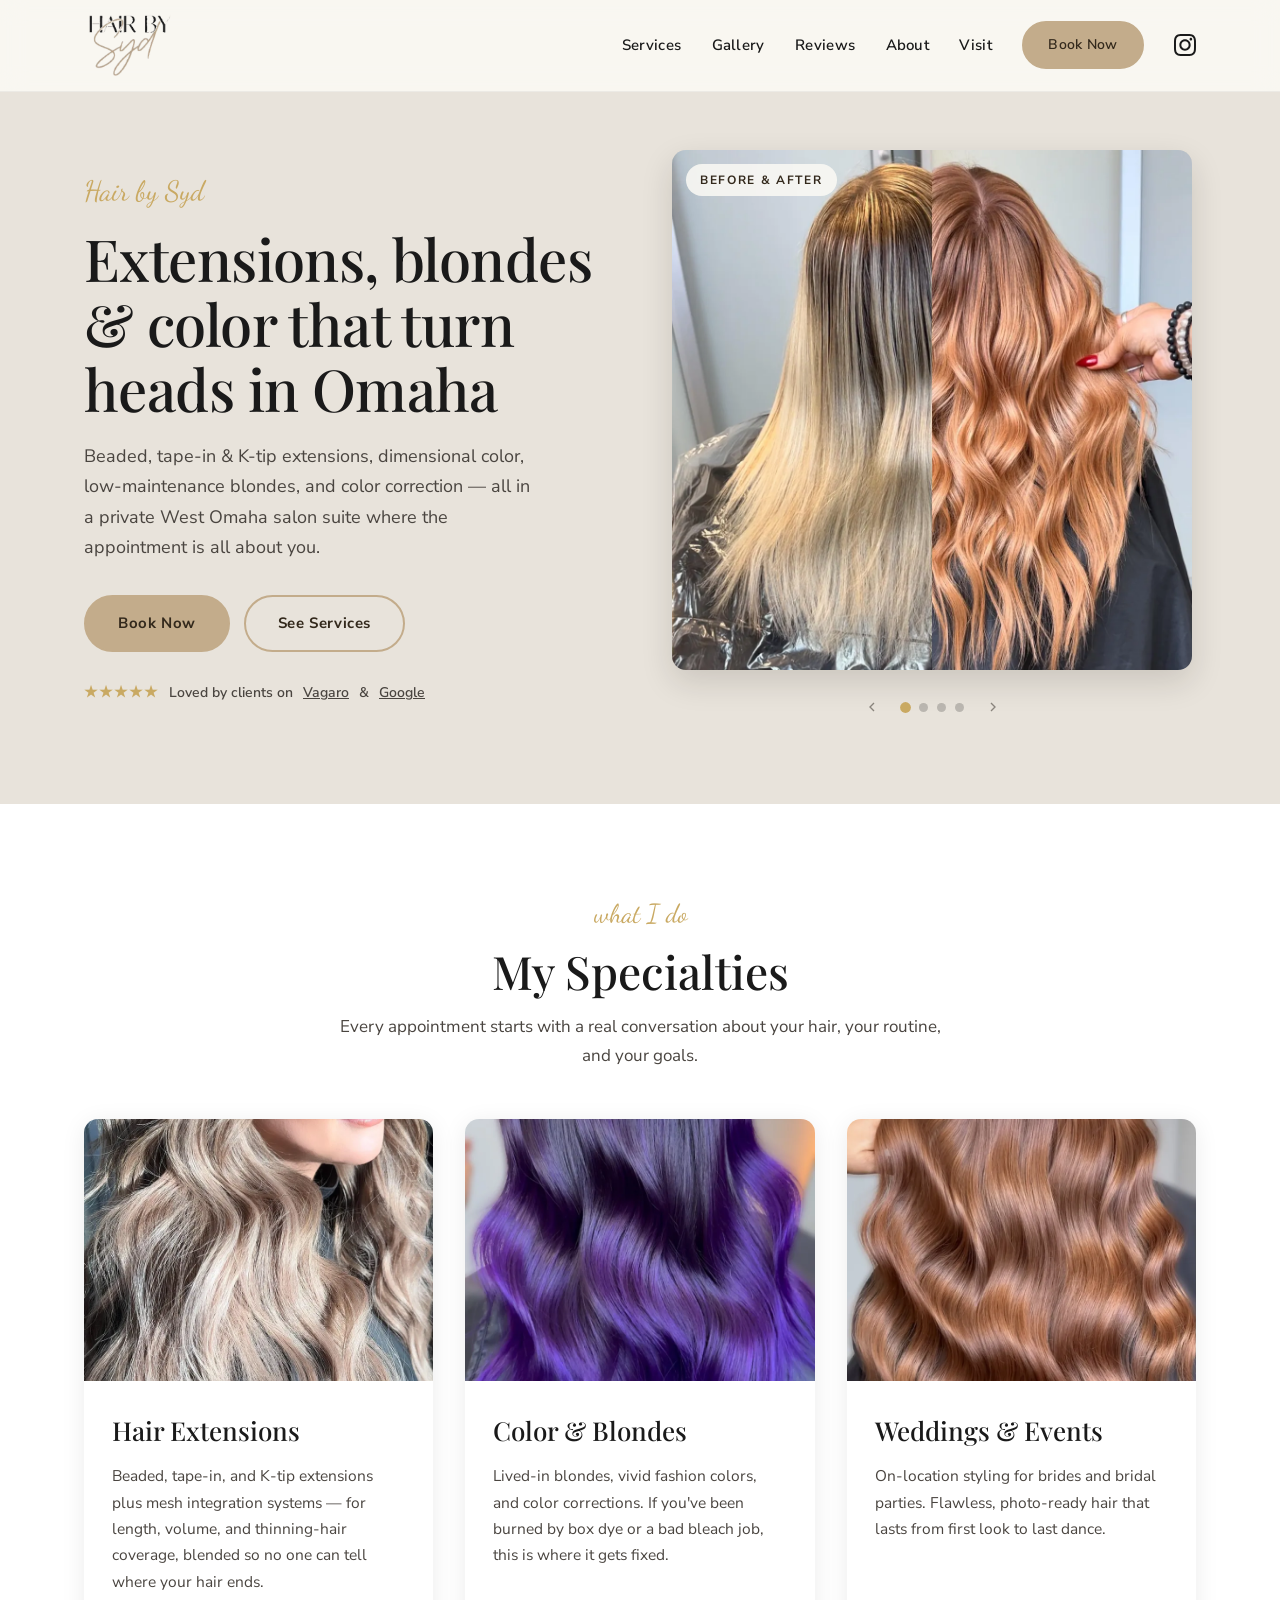
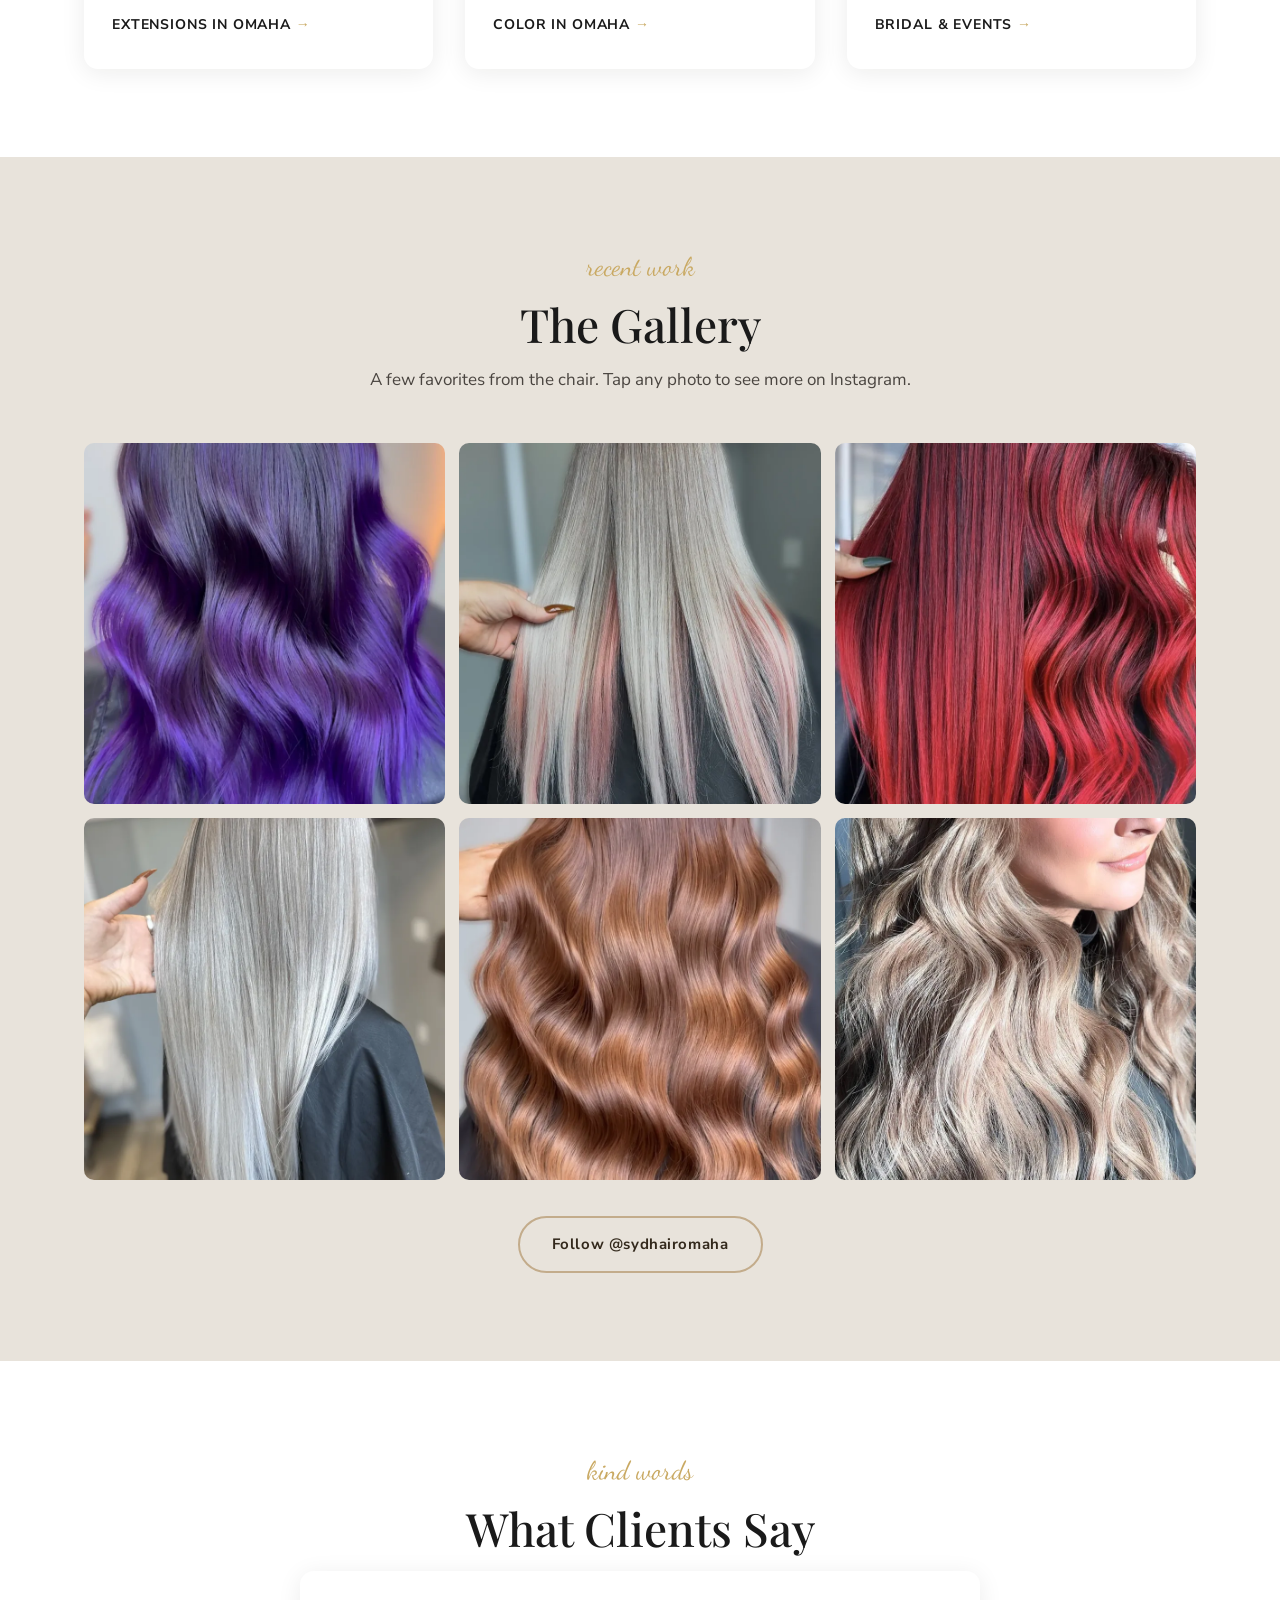
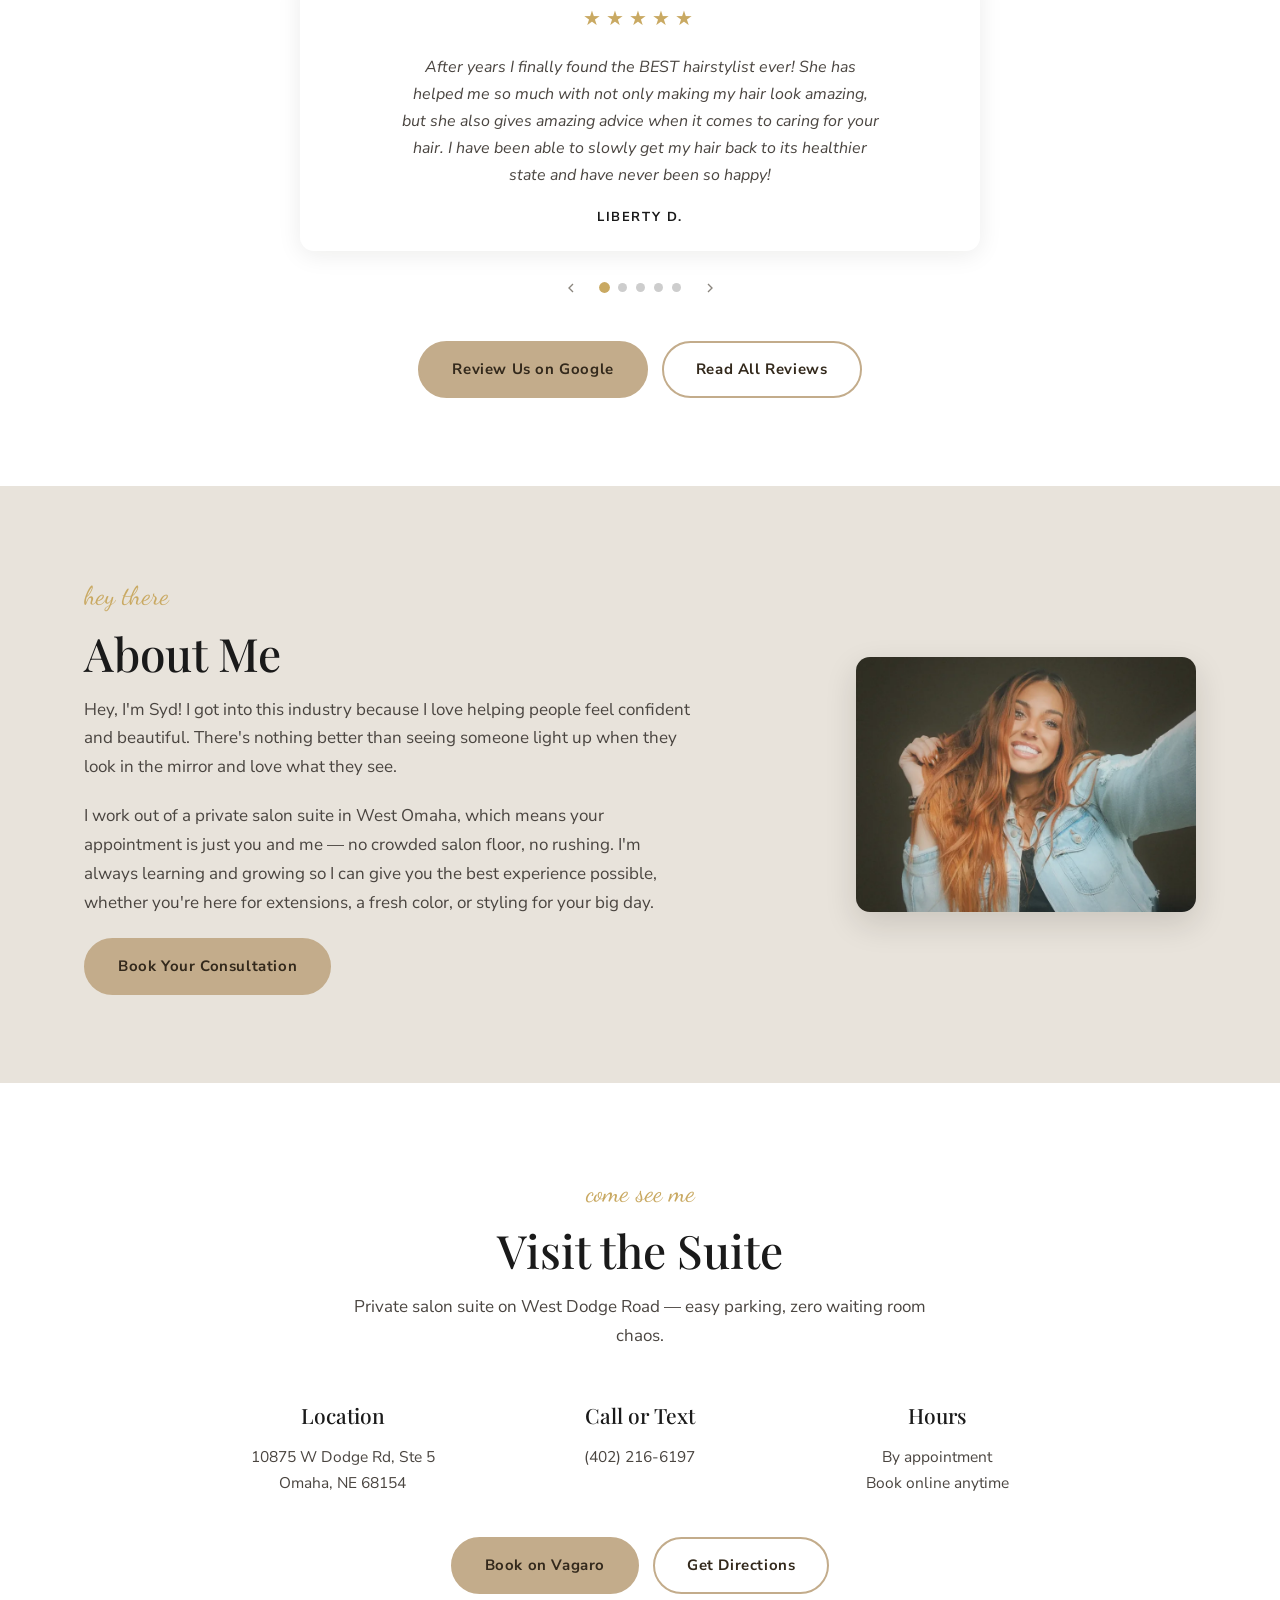
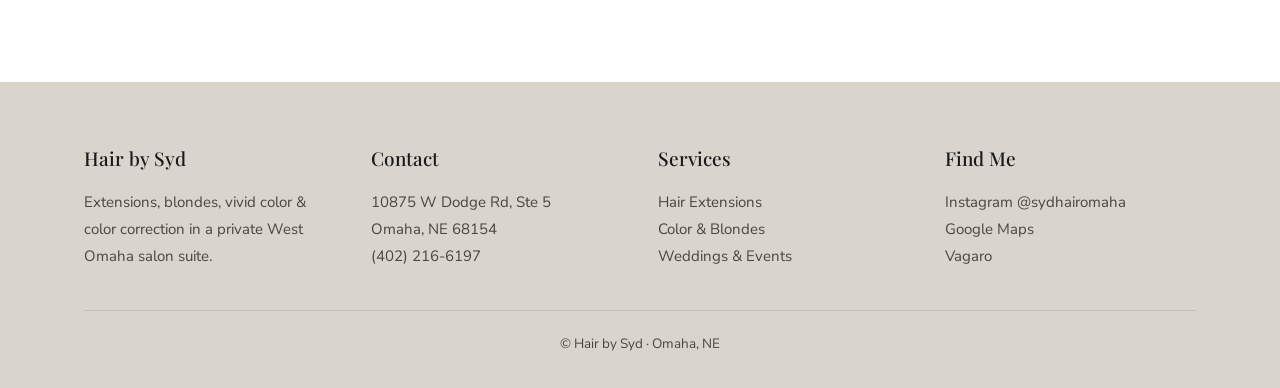
<file: index.html>
<!DOCTYPE html>
<html lang="en">
<head>
    <meta charset="UTF-8">
    <meta name="viewport" content="width=device-width, initial-scale=1.0">

    <!-- Google Site Verification -->
    <meta name="google-site-verification" content="sXsILxFDYKAY3S2TVZgURQtBnnP_RxItCivwL-P2JqU" />

    <!-- Primary SEO Tags -->
    <title>Hair Extensions & Color Salon in Omaha, NE | Hair by Syd</title>
    <meta name="description" content="Hair by Syd is a private-suite salon in West Omaha specializing in professional extensions, blondes, vivid color, and color correction. Book online or call (402) 216-6197.">

    <!-- Open Graph / Facebook -->
    <meta property="og:type" content="website">
    <meta property="og:url" content="https://hairbysyd.com/">
    <meta property="og:title" content="Hair by Syd — Extensions & Color Salon in Omaha, NE">
    <meta property="og:description" content="Premium extensions, blondes, vivid color, and color correction in a private West Omaha salon suite. Book online.">
    <meta property="og:image" content="https://hairbysyd.com/images/og-image.jpg">
    <meta property="og:image:width" content="1200">
    <meta property="og:image:height" content="630">
    <meta property="og:site_name" content="Hair by Syd">

    <!-- Twitter -->
    <meta name="twitter:card" content="summary_large_image">
    <meta name="twitter:title" content="Hair by Syd — Extensions & Color Salon in Omaha, NE">
    <meta name="twitter:description" content="Premium extensions, blondes, vivid color, and color correction in a private West Omaha salon suite.">
    <meta name="twitter:image" content="https://hairbysyd.com/images/og-image.jpg">

    <!-- Canonical URL -->
    <link rel="canonical" href="https://hairbysyd.com/">

    <!-- Favicon -->
    <link rel="icon" type="image/svg+xml" href="/images/favicon.svg">
    <link rel="icon" type="image/png" sizes="32x32" href="/images/favicon-32.png">
    <link rel="apple-touch-icon" sizes="180x180" href="/images/favicon-180.png">

    <!-- Preload first hero image for LCP -->
    <link rel="preload" as="image" href="/images/before-after-1.webp" type="image/webp">

    <!-- Structured Data -->
    <script type="application/ld+json">
    {
        "@context": "https://schema.org",
        "@type": "HairSalon",
        "@id": "https://hairbysyd.com/#salon",
        "name": "Hair by Syd",
        "alternateName": "Syd Hair",
        "description": "Private-suite hair salon in West Omaha specializing in professional extensions, blondes, vivid color, and color correction.",
        "url": "https://hairbysyd.com/",
        "telephone": "+1-402-216-6197",
        "image": "https://hairbysyd.com/images/og-image.jpg",
        "priceRange": "$$",
        "address": {
            "@type": "PostalAddress",
            "streetAddress": "10875 W Dodge Rd Ste 5",
            "addressLocality": "Omaha",
            "addressRegion": "NE",
            "postalCode": "68154",
            "addressCountry": "US"
        },
        "geo": {
            "@type": "GeoCoordinates",
            "latitude": 41.2616387,
            "longitude": -96.0843208
        },
        "hasMap": "https://maps.google.com/?cid=6237705291508045328",
        "sameAs": [
            "https://www.instagram.com/sydhairomaha",
            "https://www.vagaro.com/sydhairomaha",
            "https://maps.google.com/?cid=6237705291508045328"
        ]
    }
    </script>

    <!-- Google Fonts -->
    <link rel="preconnect" href="https://fonts.googleapis.com">
    <link rel="preconnect" href="https://fonts.gstatic.com" crossorigin>
    <link href="https://fonts.googleapis.com/css2?family=Playfair+Display:wght@400;500;600&family=Dancing+Script:wght@500;600&family=Nunito+Sans:wght@400;600;700&display=swap" rel="stylesheet">

    <link rel="stylesheet" href="/styles.css">
</head>

<body>
    <!-- Header -->
    <header class="header" id="header">
        <div class="container">
            <div class="header-content">
                <a href="/" class="logo" aria-label="Hair by Syd home">
                    <img src="/images/hair_by_syd_logo_200px.png" alt="Hair by Syd" width="92" height="71">
                </a>

                <nav class="nav" aria-label="Main navigation">
                    <a href="#services">Services</a>
                    <a href="#gallery">Gallery</a>
                    <a href="#reviews">Reviews</a>
                    <a href="#about">About</a>
                    <a href="#visit">Visit</a>
                    <a href="https://www.vagaro.com/sydhairomaha/book-now" target="_blank" rel="noopener" class="btn btn-gold">Book Now</a>
                    <a href="https://www.instagram.com/sydhairomaha" target="_blank" rel="noopener" aria-label="Follow on Instagram">
                        <svg class="social-icon" viewBox="0 0 24 24" aria-hidden="true">
                            <path d="M12 2.163c3.204 0 3.584.012 4.85.07 3.252.148 4.771 1.691 4.919 4.919.058 1.265.069 1.645.069 4.849 0 3.205-.012 3.584-.069 4.849-.149 3.225-1.664 4.771-4.919 4.919-1.266.058-1.644.07-4.85.07-3.204 0-3.584-.012-4.849-.07-3.26-.149-4.771-1.699-4.919-4.92-.058-1.265-.07-1.644-.07-4.849 0-3.204.013-3.583.07-4.849.149-3.227 1.664-4.771 4.919-4.919 1.266-.057 1.645-.069 4.849-.069zm0-2.163c-3.259 0-3.667.014-4.947.072-4.358.2-6.78 2.618-6.98 6.98-.059 1.281-.073 1.689-.073 4.948 0 3.259.014 3.668.072 4.948.2 4.358 2.618 6.78 6.98 6.98 1.281.058 1.689.072 4.948.072 3.259 0 3.668-.014 4.948-.072 4.354-.2 6.782-2.618 6.979-6.98.059-1.28.073-1.689.073-4.948 0-3.259-.014-3.667-.072-4.947-.196-4.354-2.617-6.78-6.979-6.98-1.281-.059-1.69-.073-4.949-.073zm0 5.838c-3.403 0-6.162 2.759-6.162 6.162s2.759 6.163 6.162 6.163 6.162-2.759 6.162-6.163c0-3.403-2.759-6.162-6.162-6.162zm0 10.162c-2.209 0-4-1.79-4-4 0-2.209 1.791-4 4-4s4 1.791 4 4c0 2.21-1.791 4-4 4zm6.406-11.845c-.796 0-1.441.645-1.441 1.44s.645 1.44 1.441 1.44c.795 0 1.439-.645 1.439-1.44s-.644-1.44-1.439-1.44z"/>
                        </svg>
                    </a>
                </nav>

                <button class="mobile-menu-toggle" aria-label="Toggle menu">
                    <span></span><span></span><span></span>
                </button>
            </div>
        </div>
    </header>

    <!-- Hero -->
    <section id="home" class="hero">
        <div class="container">
            <div class="hero-grid">
                <div class="hero-text animate-in">
                    <p class="hero-eyebrow">Hair by Syd</p>
                    <h1>Extensions, blondes &amp; color that turn heads in Omaha</h1>
                    <p class="hero-copy">Beaded, tape-in &amp; K-tip extensions, dimensional color, low-maintenance blondes, and color correction — all in a private West Omaha salon suite where the appointment is all about you.</p>
                    <div class="hero-buttons">
                        <a href="https://www.vagaro.com/sydhairomaha/book-now" target="_blank" rel="noopener" class="btn">Book Now</a>
                        <a href="#services" class="btn btn-secondary">See Services</a>
                    </div>
                    <p class="hero-trust"><span class="stars" aria-hidden="true">★★★★★</span> Loved by clients on <a href="https://www.vagaro.com/sydhairomaha/reviews" target="_blank" rel="noopener">Vagaro</a> &amp; <a href="https://maps.google.com/?cid=6237705291508045328" target="_blank" rel="noopener">Google</a></p>
                </div>

                <!-- Before/After Carousel -->
                <div class="ba-carousel">
                    <div class="ba-track">
                        <span class="ba-label">Before &amp; After</span>
                        <div class="ba-slide active">
                            <img src="/images/before-after-1.webp" alt="Before and after: blonde color transformation to warm copper waves" width="1100" height="1100" fetchpriority="high">
                        </div>
                        <div class="ba-slide">
                            <img src="/images/before-after-3.webp" alt="Before and after: brunette transformed to dimensional blonde balayage" width="1100" height="1100" loading="lazy">
                        </div>
                        <div class="ba-slide">
                            <img src="/images/before-after-4.webp" alt="Before and after: grown-out blonde refreshed to icy platinum" width="1100" height="1100" loading="lazy">
                        </div>
                        <div class="ba-slide">
                            <img src="/images/before-after-5.webp" alt="Before and after: dark brown hair glossed to rich plum waves" width="1100" height="1100" loading="lazy">
                        </div>
                    </div>
                    <div class="carousel-nav">
                        <button class="carousel-arrow carousel-prev" aria-label="Previous photo">
                            <svg viewBox="0 0 24 24" fill="none" stroke="currentColor" stroke-width="2" aria-hidden="true"><path d="M15 18l-6-6 6-6"/></svg>
                        </button>
                        <div class="carousel-dots" role="tablist" aria-label="Before and after photos"></div>
                        <button class="carousel-arrow carousel-next" aria-label="Next photo">
                            <svg viewBox="0 0 24 24" fill="none" stroke="currentColor" stroke-width="2" aria-hidden="true"><path d="M9 18l6-6-6-6"/></svg>
                        </button>
                    </div>
                </div>
            </div>
        </div>
    </section>

    <!-- Services -->
    <section id="services" class="section bg-white">
        <div class="container">
            <span class="section-eyebrow">what I do</span>
            <h2 class="section-title">My Specialties</h2>
            <p class="section-subtitle">Every appointment starts with a real conversation about your hair, your routine, and your goals.</p>

            <div class="services-grid">
                <a class="service-card" href="/hair-extensions/">
                    <div class="service-card-img">
                        <img src="/images/gallery-6.webp" alt="Professional hair extensions for length and volume" width="800" height="800" loading="lazy">
                    </div>
                    <div class="service-card-body">
                        <h3>Hair Extensions</h3>
                        <p>Beaded, tape-in, and K-tip extensions plus mesh integration systems — for length, volume, and thinning-hair coverage, blended so no one can tell where your hair ends.</p>
                        <span class="service-link">Extensions in Omaha</span>
                    </div>
                </a>

                <a class="service-card" href="/hair-color/">
                    <div class="service-card-img">
                        <img src="/images/gallery-1.webp" alt="Dimensional blonde hair color by Hair by Syd" width="800" height="800" loading="lazy">
                    </div>
                    <div class="service-card-body">
                        <h3>Color &amp; Blondes</h3>
                        <p>Lived-in blondes, vivid fashion colors, and color corrections. If you've been burned by box dye or a bad bleach job, this is where it gets fixed.</p>
                        <span class="service-link">Color in Omaha</span>
                    </div>
                </a>

                <a class="service-card" href="/wedding-hair/">
                    <div class="service-card-img">
                        <img src="/images/gallery-5.webp" alt="Soft glamorous waves styled for a special event" width="800" height="800" loading="lazy">
                    </div>
                    <div class="service-card-body">
                        <h3>Weddings &amp; Events</h3>
                        <p>On-location styling for brides and bridal parties. Flawless, photo-ready hair that lasts from first look to last dance.</p>
                        <span class="service-link">Bridal &amp; Events</span>
                    </div>
                </a>
            </div>
        </div>
    </section>

    <!-- Gallery -->
    <section id="gallery" class="section bg-beige">
        <div class="container">
            <span class="section-eyebrow">recent work</span>
            <h2 class="section-title">The Gallery</h2>
            <p class="section-subtitle">A few favorites from the chair. Tap any photo to see more on Instagram.</p>

            <div class="gallery-grid">
                <a href="https://www.instagram.com/sydhairomaha" target="_blank" rel="noopener"><img src="/images/gallery-1.webp" alt="Blonde balayage color result" width="800" height="800" loading="lazy"></a>
                <a href="https://www.instagram.com/sydhairomaha" target="_blank" rel="noopener"><img src="/images/gallery-2.webp" alt="Dimensional brunette color result" width="800" height="800" loading="lazy"></a>
                <a href="https://www.instagram.com/sydhairomaha" target="_blank" rel="noopener"><img src="/images/gallery-3.webp" alt="Vivid fashion color result" width="800" height="800" loading="lazy"></a>
                <a href="https://www.instagram.com/sydhairomaha" target="_blank" rel="noopener"><img src="/images/gallery-4.webp" alt="Warm blonde color transformation" width="800" height="800" loading="lazy"></a>
                <a href="https://www.instagram.com/sydhairomaha" target="_blank" rel="noopener"><img src="/images/gallery-5.webp" alt="Bright blonde color result" width="800" height="800" loading="lazy"></a>
                <a href="https://www.instagram.com/sydhairomaha" target="_blank" rel="noopener"><img src="/images/gallery-6.webp" alt="Hair extensions for length and volume" width="800" height="800" loading="lazy"></a>
            </div>

            <div class="gallery-cta">
                <a href="https://www.instagram.com/sydhairomaha" target="_blank" rel="noopener" class="btn btn-secondary">Follow @sydhairomaha</a>
            </div>
        </div>
    </section>

    <!-- Reviews -->
    <section id="reviews" class="section bg-white">
        <div class="container">
            <span class="section-eyebrow">kind words</span>
            <h2 class="section-title">What Clients Say</h2>

            <div class="reviews-wrap">
                <div class="reviews-track">
                    <div class="review-slide active">
                        <div class="review-stars" aria-hidden="true">★★★★★</div>
                        <p class="review-text">After years I finally found the BEST hairstylist ever! She has helped me so much with not only making my hair look amazing, but she also gives amazing advice when it comes to caring for your hair. I have been able to slowly get my hair back to its healthier state and have never been so happy!</p>
                        <p class="client-name">Liberty D.</p>
                    </div>
                    <div class="review-slide">
                        <div class="review-stars" aria-hidden="true">★★★★★</div>
                        <p class="review-text">Sydney does amazing hair and I have always been amazed by my hair every time. I could never ask for a better experience or hair stylist.</p>
                        <p class="client-name">Lily S.</p>
                    </div>
                    <div class="review-slide">
                        <div class="review-stars" aria-hidden="true">★★★★★</div>
                        <p class="review-text">Sydney does absolutely phenomenal at listening to and providing exactly what her clients are wanting with their hair. Her knowledge and compassion are unmatched in this industry.</p>
                        <p class="client-name">Holly B.</p>
                    </div>
                    <div class="review-slide">
                        <div class="review-stars" aria-hidden="true">★★★★★</div>
                        <p class="review-text">Sydney is the best! So happy with my blonde highlights! Would highly recommend.</p>
                        <p class="client-name">Alexa W.</p>
                    </div>
                    <div class="review-slide">
                        <div class="review-stars" aria-hidden="true">★★★★★</div>
                        <p class="review-text">I absolutely love my hair and your work! Syd is my hair goddess!</p>
                        <p class="client-name">Denise M. &amp; Ashley H.</p>
                    </div>
                </div>
                <div class="carousel-nav">
                    <button class="carousel-arrow carousel-prev" aria-label="Previous review">
                        <svg viewBox="0 0 24 24" fill="none" stroke="currentColor" stroke-width="2" aria-hidden="true"><path d="M15 18l-6-6 6-6"/></svg>
                    </button>
                    <div class="carousel-dots" role="tablist" aria-label="Reviews"></div>
                    <button class="carousel-arrow carousel-next" aria-label="Next review">
                        <svg viewBox="0 0 24 24" fill="none" stroke="currentColor" stroke-width="2" aria-hidden="true"><path d="M9 18l6-6-6-6"/></svg>
                    </button>
                </div>
            </div>

            <div class="reviews-ctas">
                <a href="https://maps.google.com/?cid=6237705291508045328" target="_blank" rel="noopener" class="btn">Review Us on Google</a>
                <a href="https://www.vagaro.com/sydhairomaha/reviews" target="_blank" rel="noopener" class="btn btn-secondary">Read All Reviews</a>
            </div>
        </div>
    </section>

    <!-- About -->
    <section id="about" class="section bg-beige">
        <div class="container">
            <div class="about-grid">
                <div class="about-text">
                    <span class="section-eyebrow">hey there</span>
                    <h2 class="section-title">About Me</h2>
                    <p>Hey, I'm Syd! I got into this industry because I love helping people feel confident and beautiful. There's nothing better than seeing someone light up when they look in the mirror and love what they see.</p>
                    <p>I work out of a private salon suite in West Omaha, which means your appointment is just you and me — no crowded salon floor, no rushing. I'm always learning and growing so I can give you the best experience possible, whether you're here for extensions, a fresh color, or styling for your big day.</p>
                    <a href="https://www.vagaro.com/sydhairomaha/book-now" target="_blank" rel="noopener" class="btn">Book Your Consultation</a>
                </div>
                <div class="about-image">
                    <img src="/images/headshot.webp" alt="Syd, Omaha hair stylist specializing in extensions and color" width="800" height="600" loading="lazy">
                </div>
            </div>
        </div>
    </section>

    <!-- Visit -->
    <section id="visit" class="section bg-white">
        <div class="container">
            <span class="section-eyebrow">come see me</span>
            <h2 class="section-title">Visit the Suite</h2>
            <p class="section-subtitle">Private salon suite on West Dodge Road — easy parking, zero waiting room chaos.</p>

            <div class="visit-grid">
                <div class="visit-item">
                    <h3>Location</h3>
                    <p><a href="https://maps.google.com/?cid=6237705291508045328" target="_blank" rel="noopener">10875 W Dodge Rd, Ste 5<br>Omaha, NE 68154</a></p>
                </div>
                <div class="visit-item">
                    <h3>Call or Text</h3>
                    <p><a href="tel:+14022166197">(402) 216-6197</a></p>
                </div>
                <div class="visit-item">
                    <h3>Hours</h3>
                    <p>By appointment<br>Book online anytime</p>
                </div>
            </div>

            <div class="visit-ctas">
                <a href="https://www.vagaro.com/sydhairomaha/book-now" target="_blank" rel="noopener" class="btn">Book on Vagaro</a>
                <a href="https://maps.google.com/?cid=6237705291508045328" target="_blank" rel="noopener" class="btn btn-secondary">Get Directions</a>
            </div>
        </div>
    </section>

    <!-- Footer -->
    <footer class="footer">
        <div class="container">
            <div class="footer-content">
                <div class="footer-section">
                    <h4>Hair by Syd</h4>
                    <p>Extensions, blondes, vivid color &amp; color correction in a private West Omaha salon suite.</p>
                </div>

                <div class="footer-section">
                    <h4>Contact</h4>
                    <p>10875 W Dodge Rd, Ste 5<br>Omaha, NE 68154</p>
                    <p><a href="tel:+14022166197">(402) 216-6197</a></p>
                </div>

                <div class="footer-section">
                    <h4>Services</h4>
                    <p><a href="/hair-extensions/">Hair Extensions</a><br>
                    <a href="/hair-color/">Color &amp; Blondes</a><br>
                    <a href="/wedding-hair/">Weddings &amp; Events</a></p>
                </div>

                <div class="footer-section">
                    <h4>Find Me</h4>
                    <p><a href="https://www.instagram.com/sydhairomaha" target="_blank" rel="noopener">Instagram @sydhairomaha</a><br>
                    <a href="https://maps.google.com/?cid=6237705291508045328" target="_blank" rel="noopener">Google Maps</a><br>
                    <a href="https://www.vagaro.com/sydhairomaha" target="_blank" rel="noopener">Vagaro</a></p>
                </div>
            </div>

            <div class="footer-bottom">
                <p>&copy; Hair by Syd · Omaha, NE</p>
            </div>
        </div>
    </footer>

    <!-- Sticky mobile book bar -->
    <div class="mobile-book-bar">
        <a href="https://www.vagaro.com/sydhairomaha/book-now" target="_blank" rel="noopener" class="btn btn-gold">Book Now</a>
    </div>

    <script src="/script.js" defer></script>
</body>
</html>
</file>
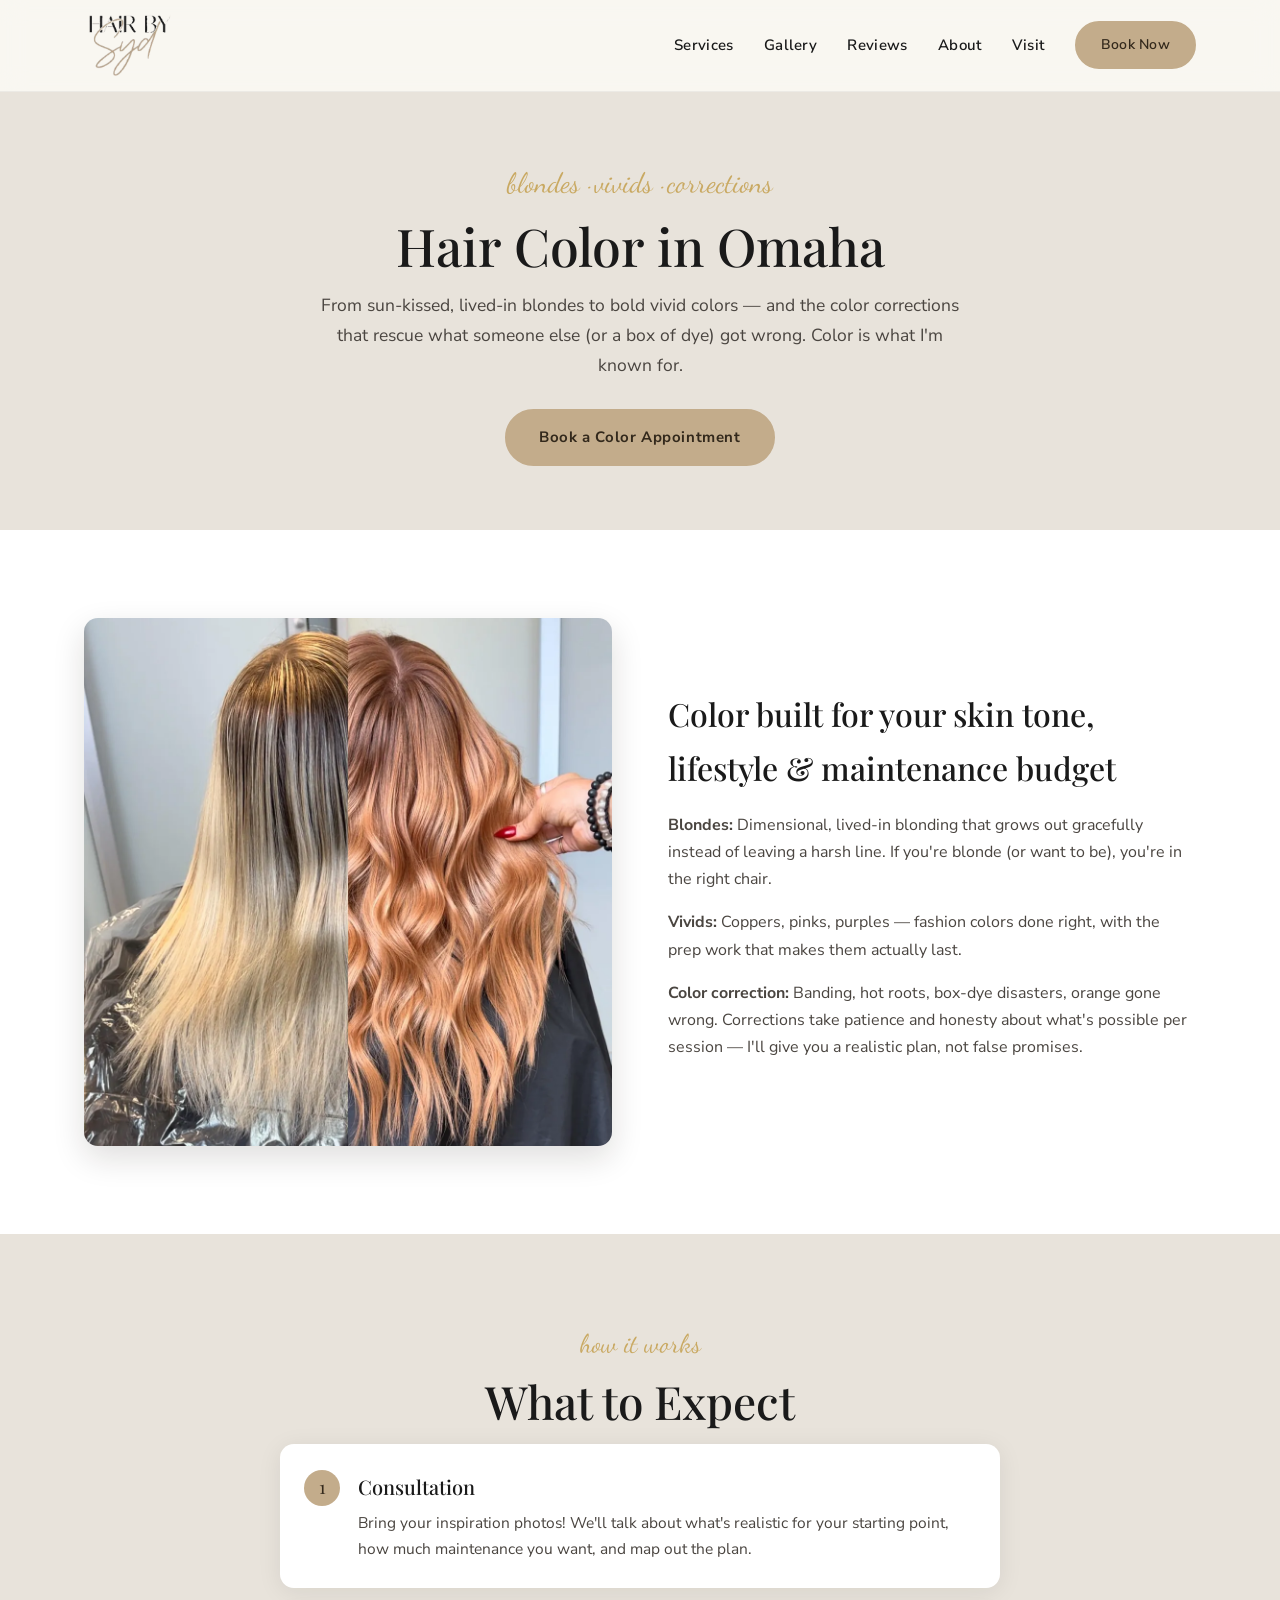
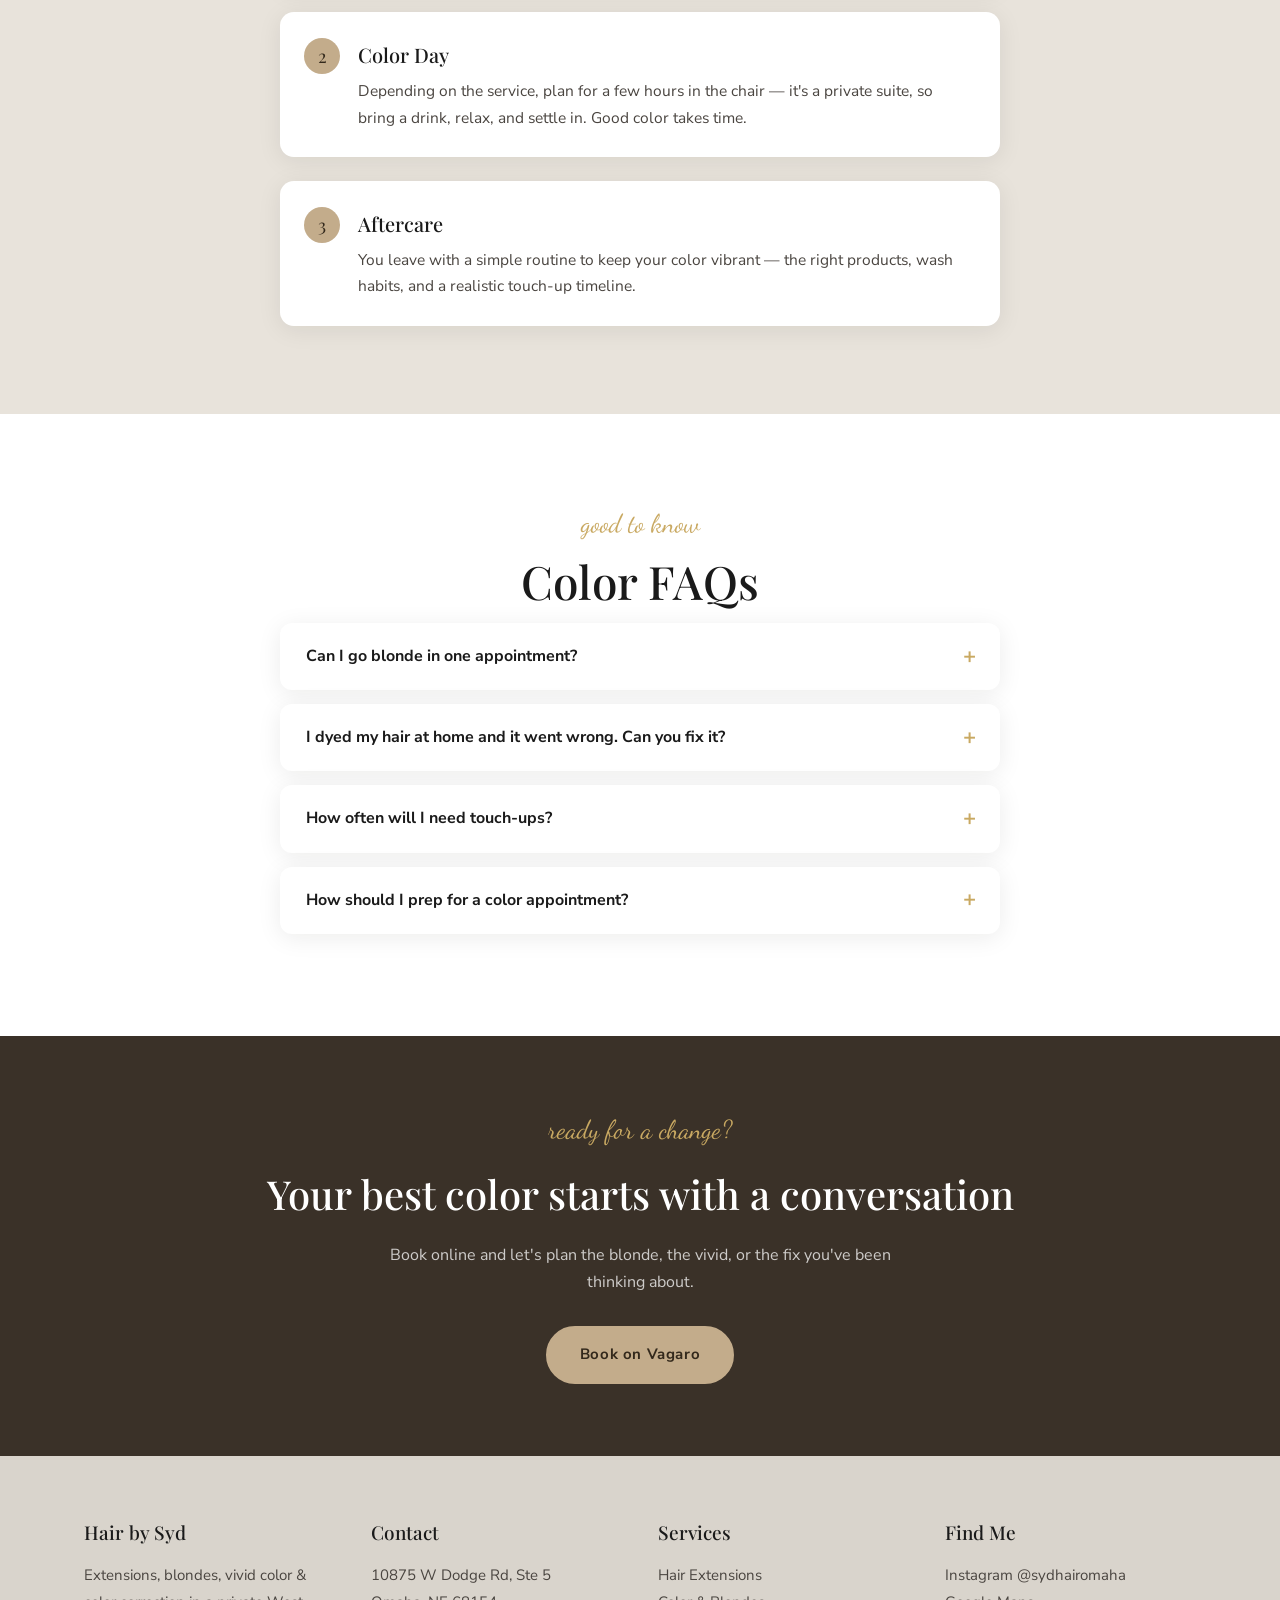
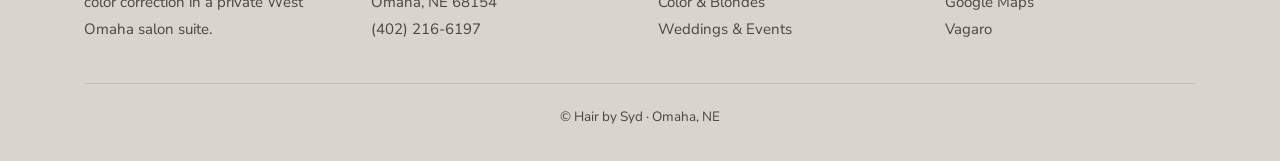
<file: hair-color/index.html>
<!DOCTYPE html>
<html lang="en">
<head>
    <meta charset="UTF-8">
    <meta name="viewport" content="width=device-width, initial-scale=1.0">

    <title>Hair Color in Omaha, NE — Blondes, Vivids & Color Correction | Hair by Syd</title>
    <meta name="description" content="Expert hair color in Omaha: lived-in blondes, vivid fashion colors, and color correction. Private-suite appointments with a colorist who listens. Book with Syd.">

    <meta property="og:type" content="website">
    <meta property="og:url" content="https://hairbysyd.com/hair-color/">
    <meta property="og:title" content="Hair Color in Omaha, NE — Blondes, Vivids & Color Correction">
    <meta property="og:description" content="Lived-in blondes, vivid fashion colors, and color correction in a private West Omaha salon suite.">
    <meta property="og:image" content="https://hairbysyd.com/images/og-image.jpg">
    <meta name="twitter:card" content="summary_large_image">

    <link rel="canonical" href="https://hairbysyd.com/hair-color/">

    <link rel="icon" type="image/svg+xml" href="/images/favicon.svg">
    <link rel="icon" type="image/png" sizes="32x32" href="/images/favicon-32.png">
    <link rel="apple-touch-icon" sizes="180x180" href="/images/favicon-180.png">

    <script type="application/ld+json">
    {
        "@context": "https://schema.org",
        "@type": "Service",
        "name": "Hair Color",
        "serviceType": "Hair coloring, blonding, and color correction",
        "areaServed": { "@type": "City", "name": "Omaha" },
        "provider": { "@id": "https://hairbysyd.com/#salon" },
        "url": "https://hairbysyd.com/hair-color/"
    }
    </script>
    <script type="application/ld+json">
    {
        "@context": "https://schema.org",
        "@type": "BreadcrumbList",
        "itemListElement": [
            { "@type": "ListItem", "position": 1, "name": "Home", "item": "https://hairbysyd.com/" },
            { "@type": "ListItem", "position": 2, "name": "Hair Color", "item": "https://hairbysyd.com/hair-color/" }
        ]
    }
    </script>

    <link rel="preconnect" href="https://fonts.googleapis.com">
    <link rel="preconnect" href="https://fonts.gstatic.com" crossorigin>
    <link href="https://fonts.googleapis.com/css2?family=Playfair+Display:wght@400;500;600&family=Dancing+Script:wght@500;600&family=Nunito+Sans:wght@400;600;700&display=swap" rel="stylesheet">
    <link rel="stylesheet" href="/styles.css">
</head>

<body>
    <header class="header" id="header">
        <div class="container">
            <div class="header-content">
                <a href="/" class="logo" aria-label="Hair by Syd home">
                    <img src="/images/hair_by_syd_logo_200px.png" alt="Hair by Syd" width="92" height="71">
                </a>
                <nav class="nav" aria-label="Main navigation">
                    <a href="/#services">Services</a>
                    <a href="/#gallery">Gallery</a>
                    <a href="/#reviews">Reviews</a>
                    <a href="/#about">About</a>
                    <a href="/#visit">Visit</a>
                    <a href="https://www.vagaro.com/sydhairomaha/book-now" target="_blank" rel="noopener" class="btn btn-gold">Book Now</a>
                </nav>
                <button class="mobile-menu-toggle" aria-label="Toggle menu">
                    <span></span><span></span><span></span>
                </button>
            </div>
        </div>
    </header>

    <section class="page-hero">
        <div class="container">
            <span class="section-eyebrow">blondes · vivids · corrections</span>
            <h1>Hair Color in Omaha</h1>
            <p>From sun-kissed, lived-in blondes to bold vivid colors — and the color corrections that rescue what someone else (or a box of dye) got wrong. Color is what I'm known for.</p>
            <a href="https://www.vagaro.com/sydhairomaha/book-now" target="_blank" rel="noopener" class="btn">Book a Color Appointment</a>
        </div>
    </section>

    <section class="section bg-white">
        <div class="container">
            <div class="split">
                <div class="split-img">
                    <img src="/images/before-after-1.webp" alt="Before and after color transformation from grown-out blonde to warm copper" width="1100" height="1100" loading="lazy">
                </div>
                <div class="split-text">
                    <h2>Color built for your skin tone, lifestyle &amp; maintenance budget</h2>
                    <p><strong>Blondes:</strong> Dimensional, lived-in blonding that grows out gracefully instead of leaving a harsh line. If you're blonde (or want to be), you're in the right chair.</p>
                    <p><strong>Vivids:</strong> Coppers, pinks, purples — fashion colors done right, with the prep work that makes them actually last.</p>
                    <p><strong>Color correction:</strong> Banding, hot roots, box-dye disasters, orange gone wrong. Corrections take patience and honesty about what's possible per session — I'll give you a realistic plan, not false promises.</p>
                </div>
            </div>
        </div>
    </section>

    <section class="section bg-beige">
        <div class="container">
            <span class="section-eyebrow">how it works</span>
            <h2 class="section-title">What to Expect</h2>
            <div class="steps">
                <div class="step">
                    <h3>Consultation</h3>
                    <p>Bring your inspiration photos! We'll talk about what's realistic for your starting point, how much maintenance you want, and map out the plan.</p>
                </div>
                <div class="step">
                    <h3>Color Day</h3>
                    <p>Depending on the service, plan for a few hours in the chair — it's a private suite, so bring a drink, relax, and settle in. Good color takes time.</p>
                </div>
                <div class="step">
                    <h3>Aftercare</h3>
                    <p>You leave with a simple routine to keep your color vibrant — the right products, wash habits, and a realistic touch-up timeline.</p>
                </div>
            </div>
        </div>
    </section>

    <section class="section bg-white">
        <div class="container">
            <span class="section-eyebrow">good to know</span>
            <h2 class="section-title">Color FAQs</h2>
            <div class="faq-list">
                <details class="faq-item">
                    <summary>Can I go blonde in one appointment?</summary>
                    <div class="faq-body">It depends on your starting point and hair history. Healthy hair comes first — sometimes the best result takes two sessions, and I'll tell you upfront if that's the case.</div>
                </details>
                <details class="faq-item">
                    <summary>I dyed my hair at home and it went wrong. Can you fix it?</summary>
                    <div class="faq-body">This is genuinely one of my specialties. Book a consultation (and be honest about everything that's been on your hair!) and I'll build a correction plan.</div>
                </details>
                <details class="faq-item">
                    <summary>How often will I need touch-ups?</summary>
                    <div class="faq-body">Lived-in techniques can stretch 3+ months between visits; vivids and rooted colors vary. We'll pick a technique that matches how often you actually want to be in the salon.</div>
                </details>
                <details class="faq-item">
                    <summary>How should I prep for a color appointment?</summary>
                    <div class="faq-body">Come with hair that's been washed in the last day or two, wear a shirt you don't mind risking, and bring your inspiration photos. That's it.</div>
                </details>
            </div>
        </div>
    </section>

    <section class="cta-band">
        <div class="container">
            <span class="section-eyebrow">ready for a change?</span>
            <h2>Your best color starts with a conversation</h2>
            <p>Book online and let's plan the blonde, the vivid, or the fix you've been thinking about.</p>
            <a href="https://www.vagaro.com/sydhairomaha/book-now" target="_blank" rel="noopener" class="btn">Book on Vagaro</a>
        </div>
    </section>

    <footer class="footer">
        <div class="container">
            <div class="footer-content">
                <div class="footer-section">
                    <h4>Hair by Syd</h4>
                    <p>Extensions, blondes, vivid color &amp; color correction in a private West Omaha salon suite.</p>
                </div>
                <div class="footer-section">
                    <h4>Contact</h4>
                    <p>10875 W Dodge Rd, Ste 5<br>Omaha, NE 68154</p>
                    <p><a href="tel:+14022166197">(402) 216-6197</a></p>
                </div>
                <div class="footer-section">
                    <h4>Services</h4>
                    <p><a href="/hair-extensions/">Hair Extensions</a><br>
                    <a href="/hair-color/">Color &amp; Blondes</a><br>
                    <a href="/wedding-hair/">Weddings &amp; Events</a></p>
                </div>
                <div class="footer-section">
                    <h4>Find Me</h4>
                    <p><a href="https://www.instagram.com/sydhairomaha" target="_blank" rel="noopener">Instagram @sydhairomaha</a><br>
                    <a href="https://maps.google.com/?cid=6237705291508045328" target="_blank" rel="noopener">Google Maps</a><br>
                    <a href="https://www.vagaro.com/sydhairomaha" target="_blank" rel="noopener">Vagaro</a></p>
                </div>
            </div>
            <div class="footer-bottom">
                <p>&copy; Hair by Syd · Omaha, NE</p>
            </div>
        </div>
    </footer>

    <div class="mobile-book-bar">
        <a href="https://www.vagaro.com/sydhairomaha/book-now" target="_blank" rel="noopener" class="btn btn-gold">Book Now</a>
    </div>

    <script src="/script.js" defer></script>
</body>
</html>
</file>
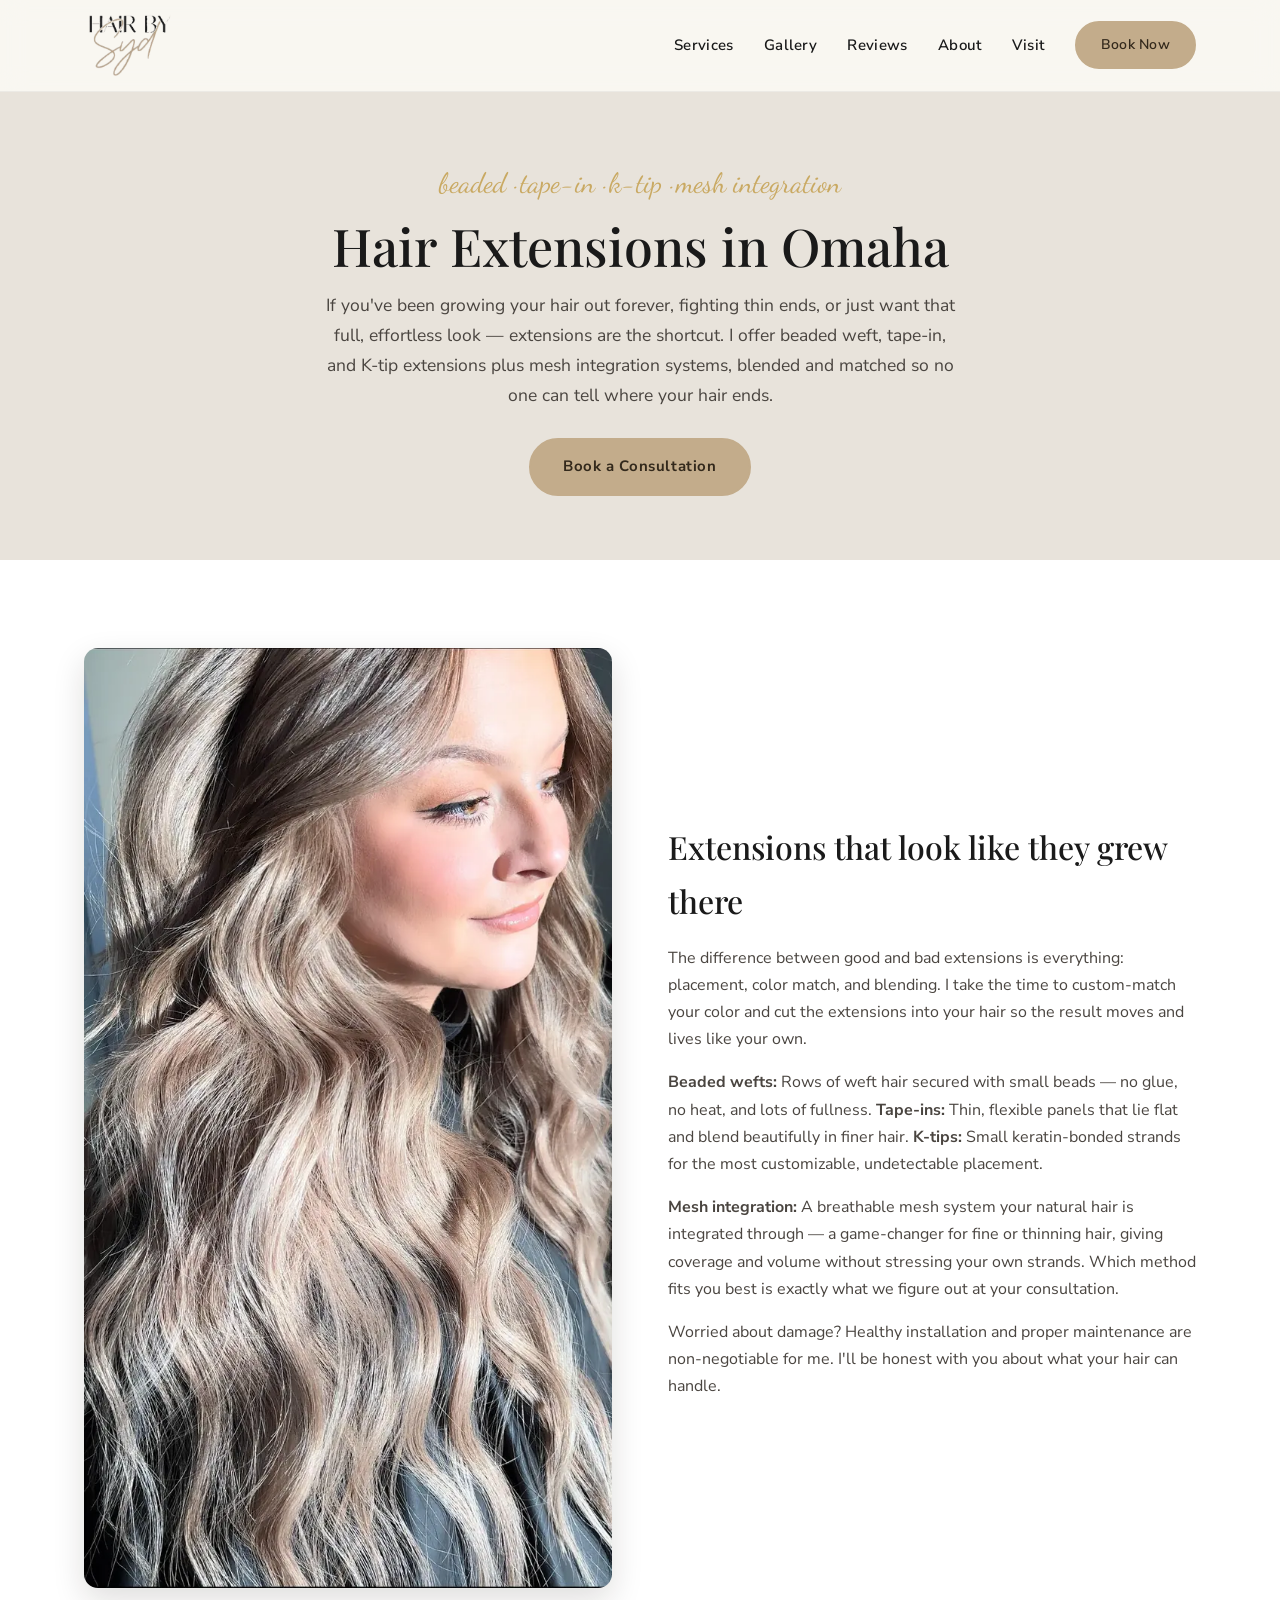
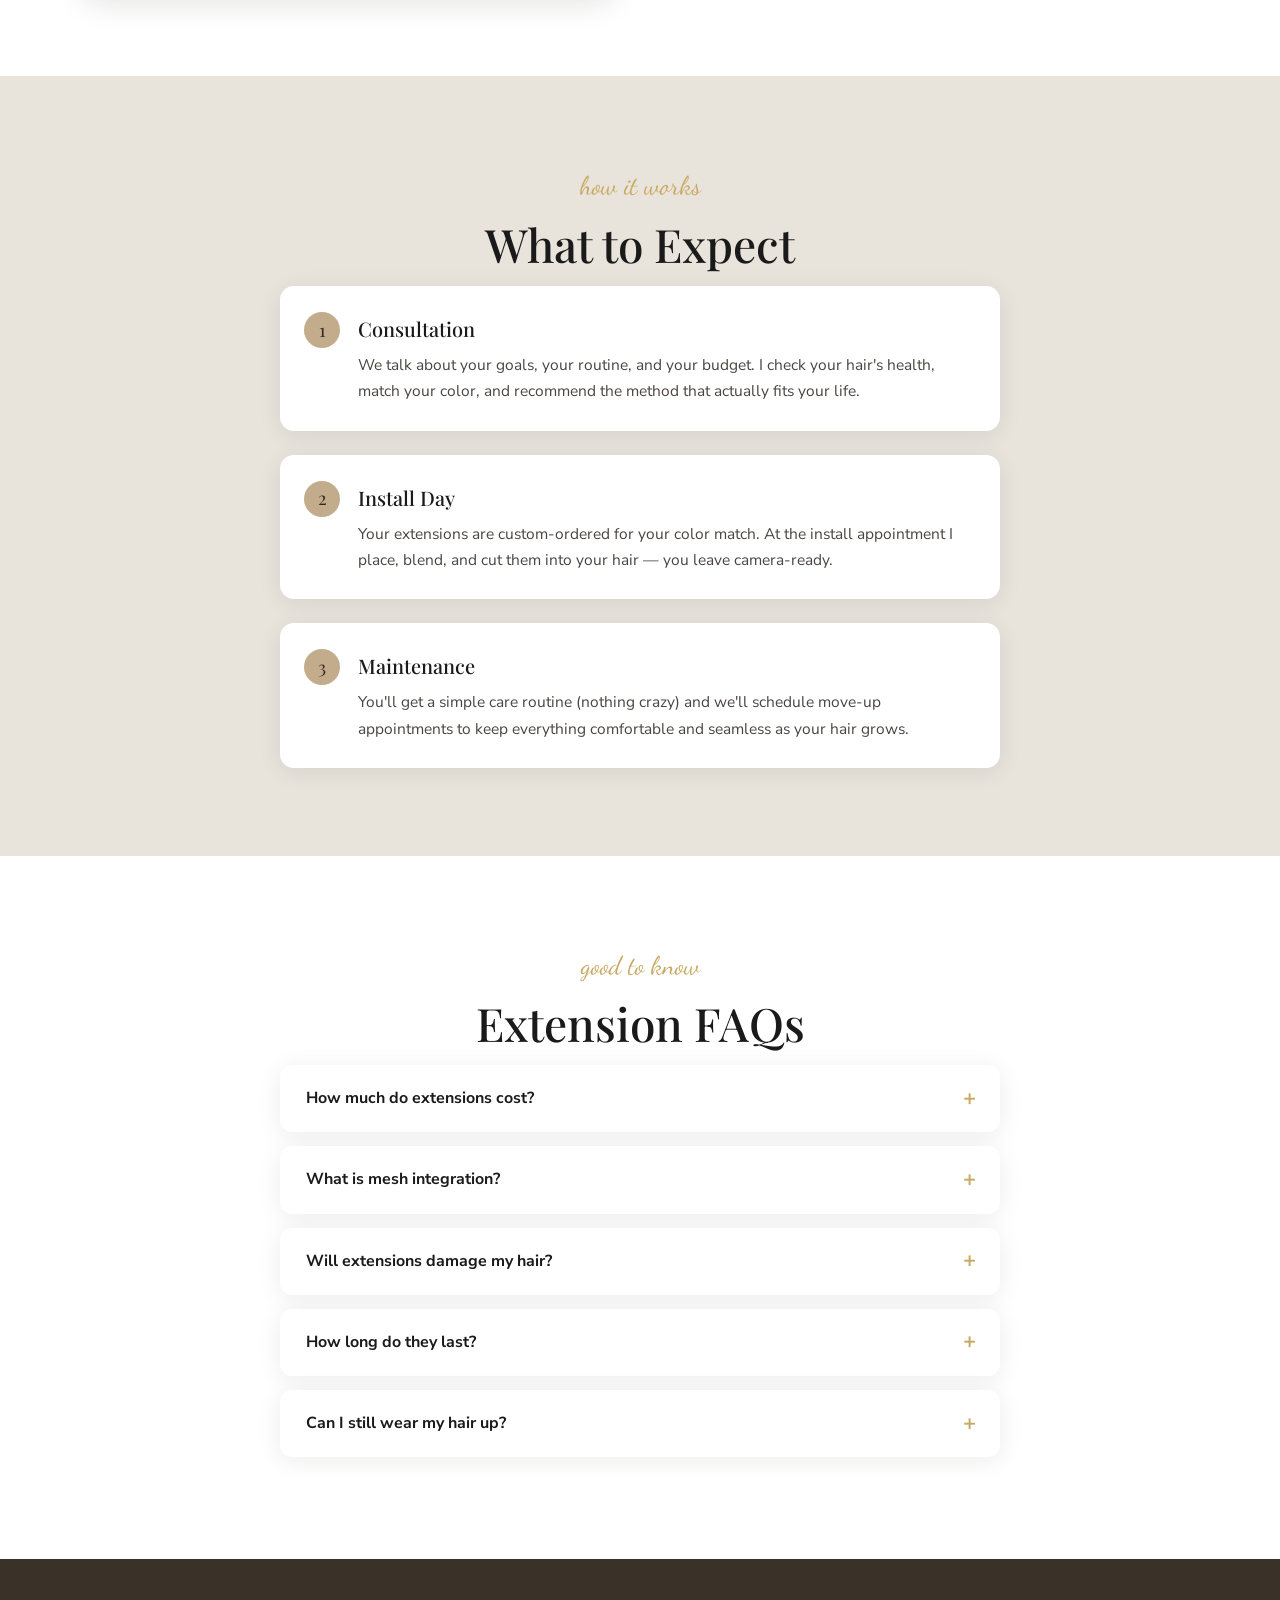
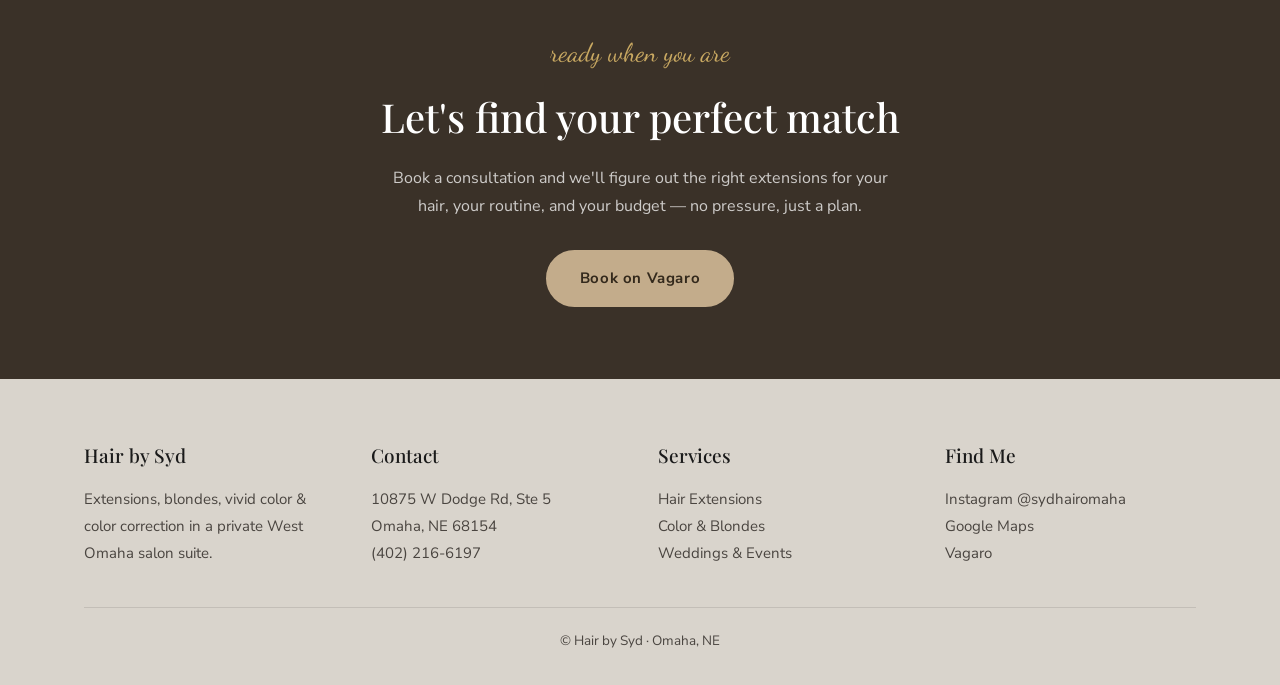
<file: hair-extensions/index.html>
<!DOCTYPE html>
<html lang="en">
<head>
    <meta charset="UTF-8">
    <meta name="viewport" content="width=device-width, initial-scale=1.0">

    <title>Hair Extensions in Omaha, NE | Beaded, Tape-In, K-Tip & Mesh Integration | Hair by Syd</title>
    <meta name="description" content="Beaded weft, tape-in, and K-tip hair extensions plus mesh integration systems in Omaha — for length, volume, and thinning-hair coverage. Book a consultation with Syd.">

    <meta property="og:type" content="website">
    <meta property="og:url" content="https://hairbysyd.com/hair-extensions/">
    <meta property="og:title" content="Hair Extensions in Omaha, NE | Hair by Syd">
    <meta property="og:description" content="Premium hair extensions for length, volume, and dimension — seamlessly blended in a private West Omaha salon suite.">
    <meta property="og:image" content="https://hairbysyd.com/images/og-image.jpg">
    <meta name="twitter:card" content="summary_large_image">

    <link rel="canonical" href="https://hairbysyd.com/hair-extensions/">

    <link rel="icon" type="image/svg+xml" href="/images/favicon.svg">
    <link rel="icon" type="image/png" sizes="32x32" href="/images/favicon-32.png">
    <link rel="apple-touch-icon" sizes="180x180" href="/images/favicon-180.png">

    <script type="application/ld+json">
    {
        "@context": "https://schema.org",
        "@type": "Service",
        "name": "Hair Extensions",
        "serviceType": "Beaded weft, tape-in, and K-tip hair extensions and mesh integration systems",
        "areaServed": { "@type": "City", "name": "Omaha" },
        "provider": { "@id": "https://hairbysyd.com/#salon" },
        "url": "https://hairbysyd.com/hair-extensions/"
    }
    </script>
    <script type="application/ld+json">
    {
        "@context": "https://schema.org",
        "@type": "BreadcrumbList",
        "itemListElement": [
            { "@type": "ListItem", "position": 1, "name": "Home", "item": "https://hairbysyd.com/" },
            { "@type": "ListItem", "position": 2, "name": "Hair Extensions", "item": "https://hairbysyd.com/hair-extensions/" }
        ]
    }
    </script>

    <link rel="preconnect" href="https://fonts.googleapis.com">
    <link rel="preconnect" href="https://fonts.gstatic.com" crossorigin>
    <link href="https://fonts.googleapis.com/css2?family=Playfair+Display:wght@400;500;600&family=Dancing+Script:wght@500;600&family=Nunito+Sans:wght@400;600;700&display=swap" rel="stylesheet">
    <link rel="stylesheet" href="/styles.css">
</head>

<body>
    <header class="header" id="header">
        <div class="container">
            <div class="header-content">
                <a href="/" class="logo" aria-label="Hair by Syd home">
                    <img src="/images/hair_by_syd_logo_200px.png" alt="Hair by Syd" width="92" height="71">
                </a>
                <nav class="nav" aria-label="Main navigation">
                    <a href="/#services">Services</a>
                    <a href="/#gallery">Gallery</a>
                    <a href="/#reviews">Reviews</a>
                    <a href="/#about">About</a>
                    <a href="/#visit">Visit</a>
                    <a href="https://www.vagaro.com/sydhairomaha/book-now" target="_blank" rel="noopener" class="btn btn-gold">Book Now</a>
                </nav>
                <button class="mobile-menu-toggle" aria-label="Toggle menu">
                    <span></span><span></span><span></span>
                </button>
            </div>
        </div>
    </header>

    <section class="page-hero">
        <div class="container">
            <span class="section-eyebrow">beaded · tape-in · k-tip · mesh integration</span>
            <h1>Hair Extensions in Omaha</h1>
            <p>If you've been growing your hair out forever, fighting thin ends, or just want that full, effortless look — extensions are the shortcut. I offer beaded weft, tape-in, and K-tip extensions plus mesh integration systems, blended and matched so no one can tell where your hair ends.</p>
            <a href="https://www.vagaro.com/sydhairomaha/book-now" target="_blank" rel="noopener" class="btn">Book a Consultation</a>
        </div>
    </section>

    <section class="section bg-white">
        <div class="container">
            <div class="split">
                <div class="split-img">
                    <img src="/images/extensions-tall.webp" alt="Long, full hair extension result by Hair by Syd in Omaha" width="700" height="1247" loading="lazy">
                </div>
                <div class="split-text">
                    <h2>Extensions that look like they grew there</h2>
                    <p>The difference between good and bad extensions is everything: placement, color match, and blending. I take the time to custom-match your color and cut the extensions into your hair so the result moves and lives like your own.</p>
                    <p><strong>Beaded wefts:</strong> Rows of weft hair secured with small beads — no glue, no heat, and lots of fullness. <strong>Tape-ins:</strong> Thin, flexible panels that lie flat and blend beautifully in finer hair. <strong>K-tips:</strong> Small keratin-bonded strands for the most customizable, undetectable placement.</p>
                    <p><strong>Mesh integration:</strong> A breathable mesh system your natural hair is integrated through — a game-changer for fine or thinning hair, giving coverage and volume without stressing your own strands. Which method fits you best is exactly what we figure out at your consultation.</p>
                    <p>Worried about damage? Healthy installation and proper maintenance are non-negotiable for me. I'll be honest with you about what your hair can handle.</p>
                </div>
            </div>
        </div>
    </section>

    <section class="section bg-beige">
        <div class="container">
            <span class="section-eyebrow">how it works</span>
            <h2 class="section-title">What to Expect</h2>
            <div class="steps">
                <div class="step">
                    <h3>Consultation</h3>
                    <p>We talk about your goals, your routine, and your budget. I check your hair's health, match your color, and recommend the method that actually fits your life.</p>
                </div>
                <div class="step">
                    <h3>Install Day</h3>
                    <p>Your extensions are custom-ordered for your color match. At the install appointment I place, blend, and cut them into your hair — you leave camera-ready.</p>
                </div>
                <div class="step">
                    <h3>Maintenance</h3>
                    <p>You'll get a simple care routine (nothing crazy) and we'll schedule move-up appointments to keep everything comfortable and seamless as your hair grows.</p>
                </div>
            </div>
        </div>
    </section>

    <section class="section bg-white">
        <div class="container">
            <span class="section-eyebrow">good to know</span>
            <h2 class="section-title">Extension FAQs</h2>
            <div class="faq-list">
                <details class="faq-item">
                    <summary>How much do extensions cost?</summary>
                    <div class="faq-body">It depends on the method, the amount of hair, and your goals — which is why I quote at the consultation instead of guessing. The consultation is where you get a real number for your exact hair.</div>
                </details>
                <details class="faq-item">
                    <summary>What is mesh integration?</summary>
                    <div class="faq-body">A lightweight, breathable mesh base sits at the scalp and your natural hair is pulled through and blended with extension hair. It's ideal if your hair is fine or thinning, or you want serious volume and coverage — without heavy wefts pulling on fragile strands.</div>
                </details>
                <details class="faq-item">
                    <summary>Will extensions damage my hair?</summary>
                    <div class="faq-body">Not when they're installed and maintained properly. Damage comes from poor placement, skipped maintenance, or the wrong method for your hair type. I'll always tell you honestly what your hair can handle.</div>
                </details>
                <details class="faq-item">
                    <summary>How long do they last?</summary>
                    <div class="faq-body">The hair itself typically lasts months with good care. You'll come in periodically for move-up appointments as your natural hair grows — we'll set that schedule together.</div>
                </details>
                <details class="faq-item">
                    <summary>Can I still wear my hair up?</summary>
                    <div class="faq-body">Yes! Proper placement means ponytails and braids are absolutely doable. I place everything with your real life in mind.</div>
                </details>
            </div>
        </div>
    </section>

    <section class="cta-band">
        <div class="container">
            <span class="section-eyebrow">ready when you are</span>
            <h2>Let's find your perfect match</h2>
            <p>Book a consultation and we'll figure out the right extensions for your hair, your routine, and your budget — no pressure, just a plan.</p>
            <a href="https://www.vagaro.com/sydhairomaha/book-now" target="_blank" rel="noopener" class="btn">Book on Vagaro</a>
        </div>
    </section>

    <footer class="footer">
        <div class="container">
            <div class="footer-content">
                <div class="footer-section">
                    <h4>Hair by Syd</h4>
                    <p>Extensions, blondes, vivid color &amp; color correction in a private West Omaha salon suite.</p>
                </div>
                <div class="footer-section">
                    <h4>Contact</h4>
                    <p>10875 W Dodge Rd, Ste 5<br>Omaha, NE 68154</p>
                    <p><a href="tel:+14022166197">(402) 216-6197</a></p>
                </div>
                <div class="footer-section">
                    <h4>Services</h4>
                    <p><a href="/hair-extensions/">Hair Extensions</a><br>
                    <a href="/hair-color/">Color &amp; Blondes</a><br>
                    <a href="/wedding-hair/">Weddings &amp; Events</a></p>
                </div>
                <div class="footer-section">
                    <h4>Find Me</h4>
                    <p><a href="https://www.instagram.com/sydhairomaha" target="_blank" rel="noopener">Instagram @sydhairomaha</a><br>
                    <a href="https://maps.google.com/?cid=6237705291508045328" target="_blank" rel="noopener">Google Maps</a><br>
                    <a href="https://www.vagaro.com/sydhairomaha" target="_blank" rel="noopener">Vagaro</a></p>
                </div>
            </div>
            <div class="footer-bottom">
                <p>&copy; Hair by Syd · Omaha, NE</p>
            </div>
        </div>
    </footer>

    <div class="mobile-book-bar">
        <a href="https://www.vagaro.com/sydhairomaha/book-now" target="_blank" rel="noopener" class="btn btn-gold">Book Now</a>
    </div>

    <script src="/script.js" defer></script>
</body>
</html>
</file>
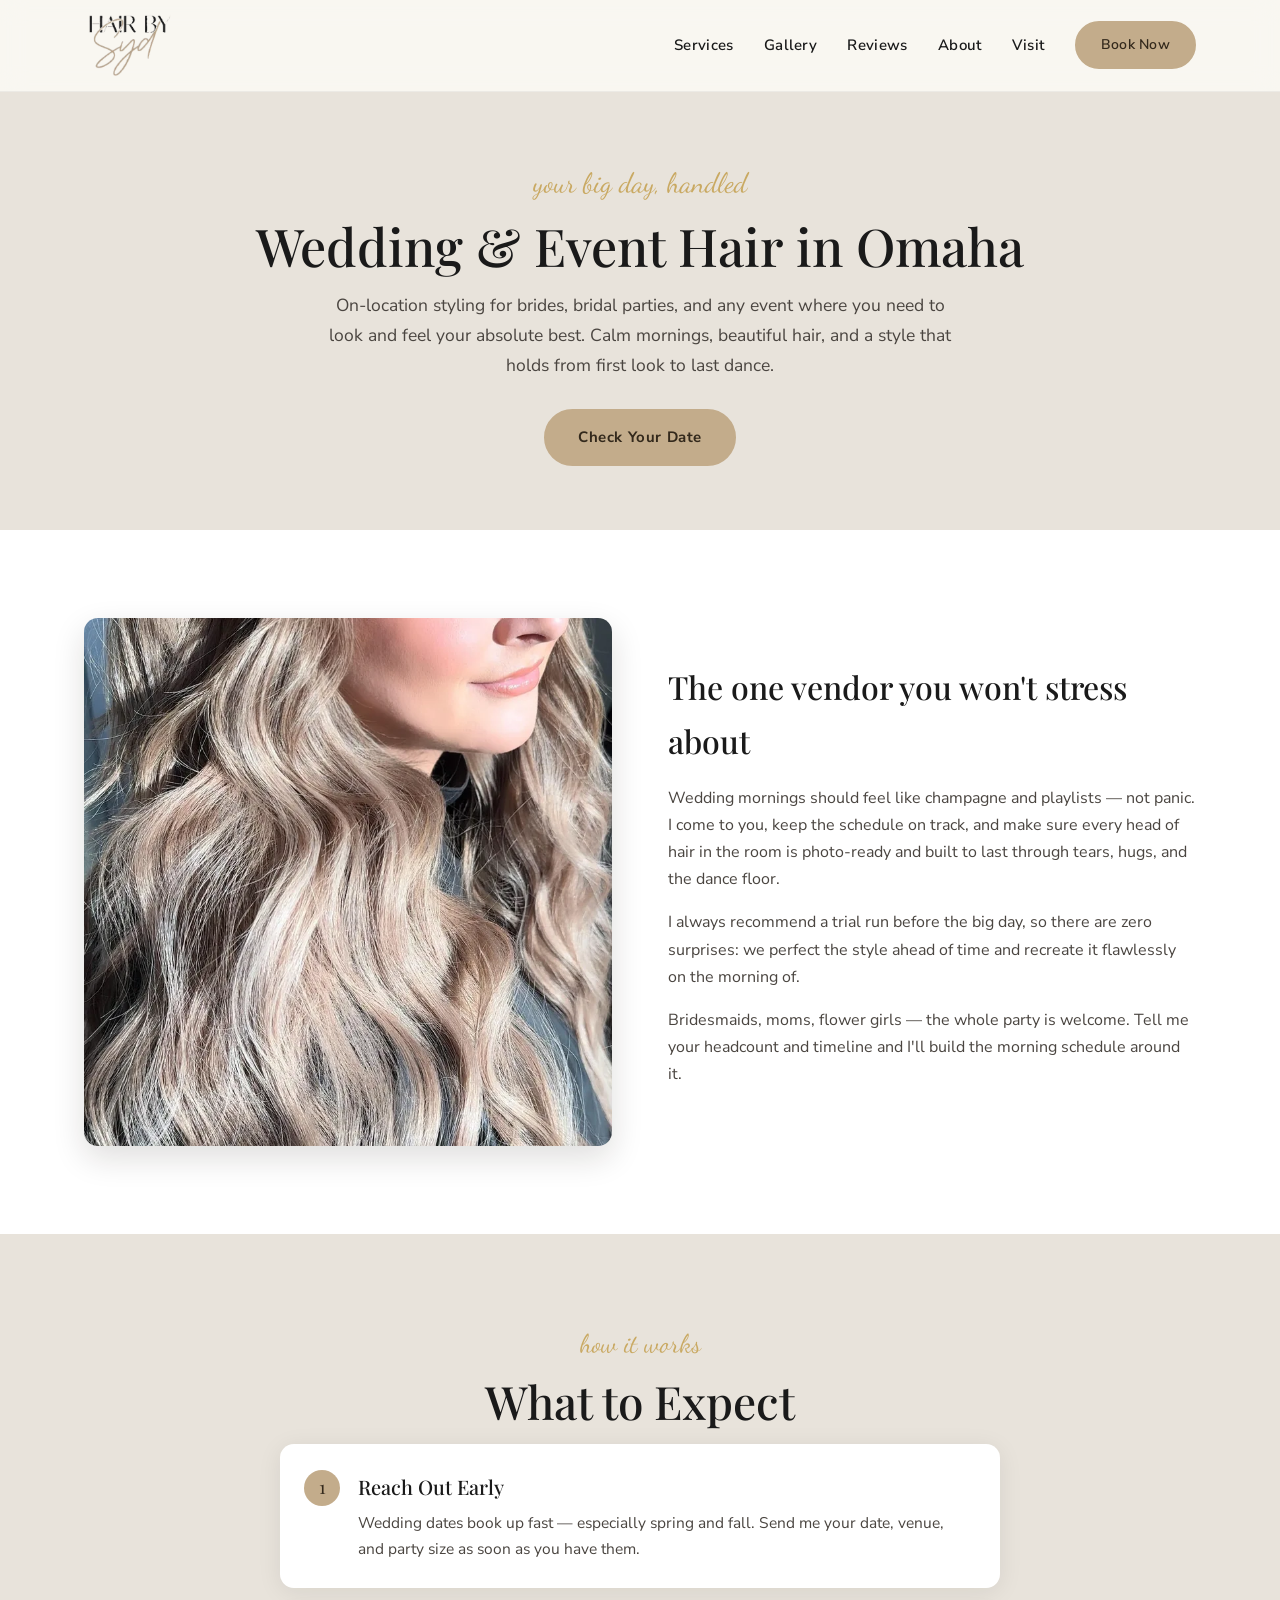
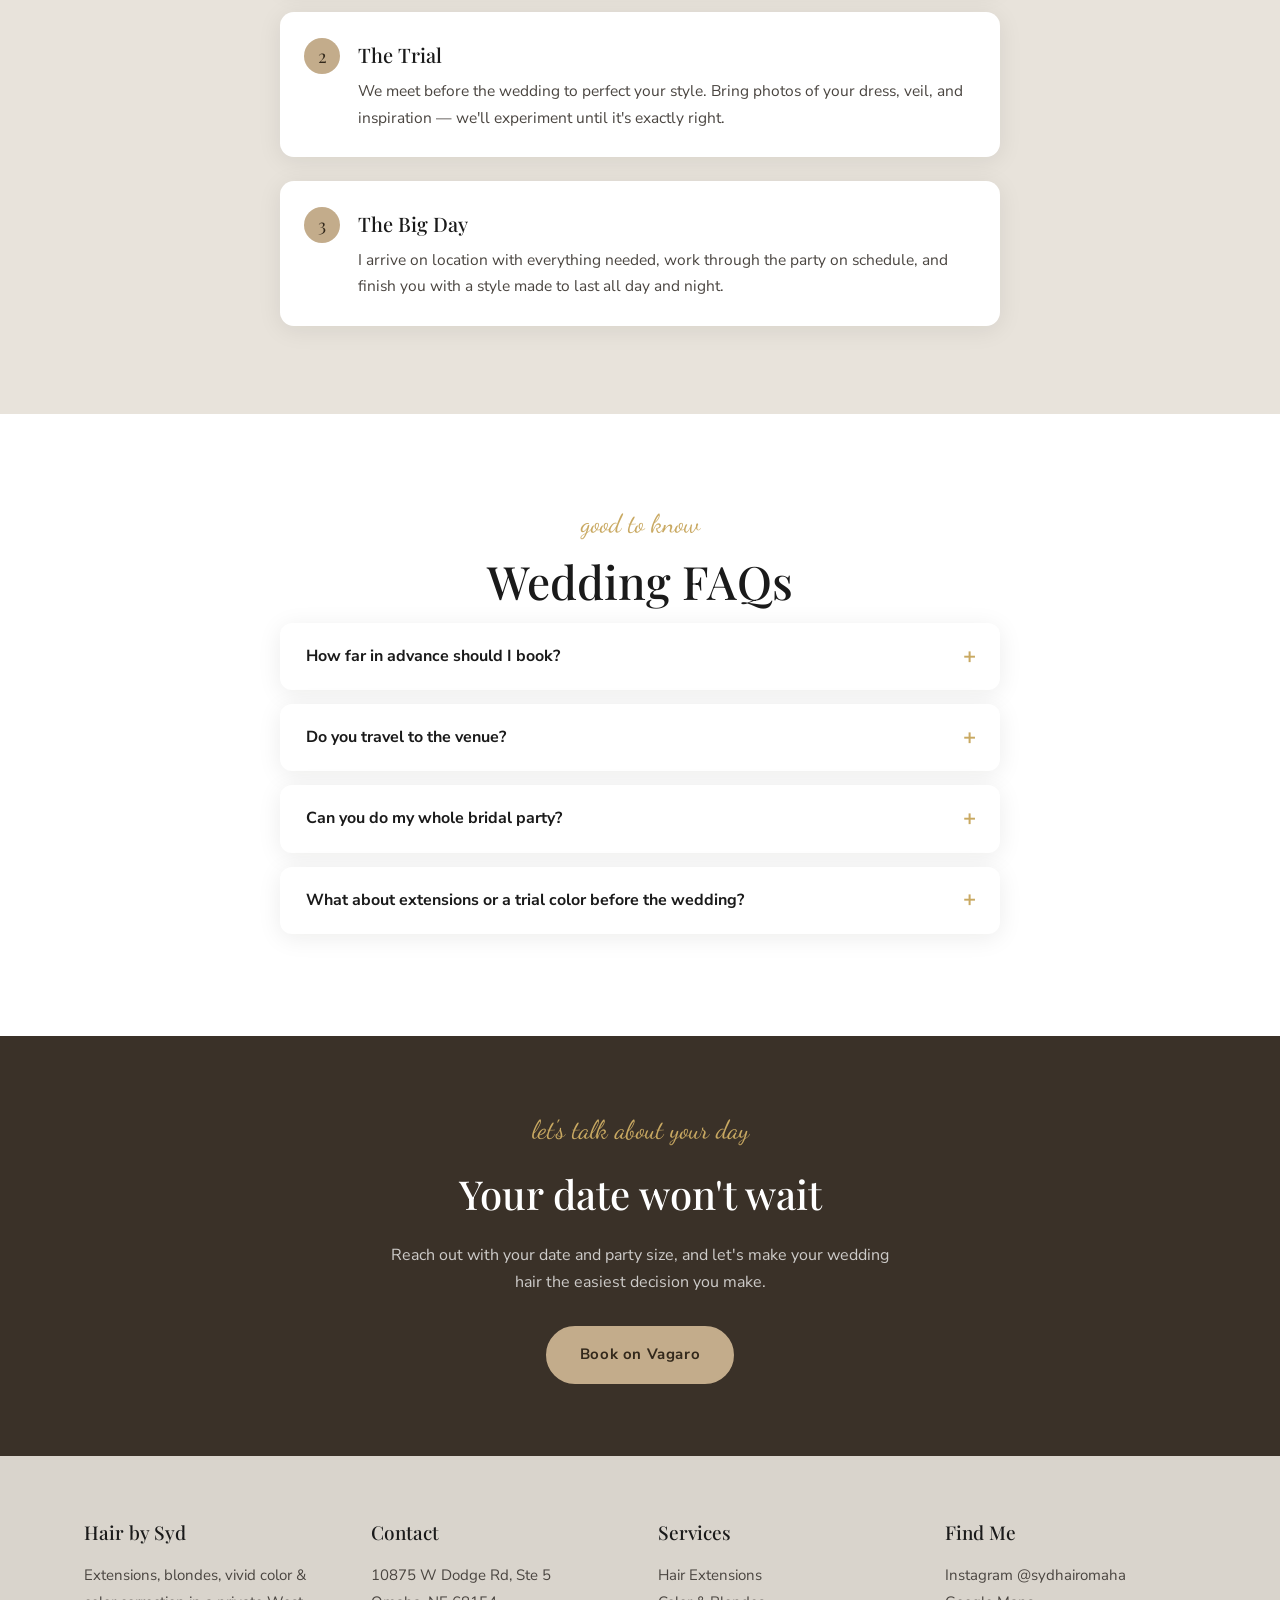
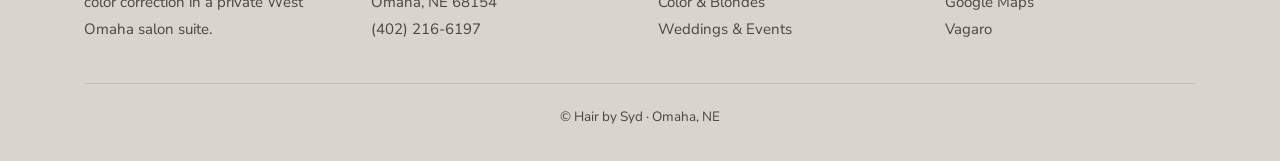
<file: wedding-hair/index.html>
<!DOCTYPE html>
<html lang="en">
<head>
    <meta charset="UTF-8">
    <meta name="viewport" content="width=device-width, initial-scale=1.0">

    <title>Wedding & Bridal Hair in Omaha, NE | On-Location Styling | Hair by Syd</title>
    <meta name="description" content="On-location wedding hair styling in Omaha for brides and bridal parties. Photo-ready styles that last from first look to last dance. Book your date with Syd.">

    <meta property="og:type" content="website">
    <meta property="og:url" content="https://hairbysyd.com/wedding-hair/">
    <meta property="og:title" content="Wedding & Bridal Hair in Omaha, NE | Hair by Syd">
    <meta property="og:description" content="On-location styling for brides and bridal parties — flawless, photo-ready hair that lasts all day.">
    <meta property="og:image" content="https://hairbysyd.com/images/og-image.jpg">
    <meta name="twitter:card" content="summary_large_image">

    <link rel="canonical" href="https://hairbysyd.com/wedding-hair/">

    <link rel="icon" type="image/svg+xml" href="/images/favicon.svg">
    <link rel="icon" type="image/png" sizes="32x32" href="/images/favicon-32.png">
    <link rel="apple-touch-icon" sizes="180x180" href="/images/favicon-180.png">

    <script type="application/ld+json">
    {
        "@context": "https://schema.org",
        "@type": "Service",
        "name": "Wedding & Event Hair Styling",
        "serviceType": "On-location bridal and event hair styling",
        "areaServed": { "@type": "City", "name": "Omaha" },
        "provider": { "@id": "https://hairbysyd.com/#salon" },
        "url": "https://hairbysyd.com/wedding-hair/"
    }
    </script>
    <script type="application/ld+json">
    {
        "@context": "https://schema.org",
        "@type": "BreadcrumbList",
        "itemListElement": [
            { "@type": "ListItem", "position": 1, "name": "Home", "item": "https://hairbysyd.com/" },
            { "@type": "ListItem", "position": 2, "name": "Wedding Hair", "item": "https://hairbysyd.com/wedding-hair/" }
        ]
    }
    </script>

    <link rel="preconnect" href="https://fonts.googleapis.com">
    <link rel="preconnect" href="https://fonts.gstatic.com" crossorigin>
    <link href="https://fonts.googleapis.com/css2?family=Playfair+Display:wght@400;500;600&family=Dancing+Script:wght@500;600&family=Nunito+Sans:wght@400;600;700&display=swap" rel="stylesheet">
    <link rel="stylesheet" href="/styles.css">
</head>

<body>
    <header class="header" id="header">
        <div class="container">
            <div class="header-content">
                <a href="/" class="logo" aria-label="Hair by Syd home">
                    <img src="/images/hair_by_syd_logo_200px.png" alt="Hair by Syd" width="92" height="71">
                </a>
                <nav class="nav" aria-label="Main navigation">
                    <a href="/#services">Services</a>
                    <a href="/#gallery">Gallery</a>
                    <a href="/#reviews">Reviews</a>
                    <a href="/#about">About</a>
                    <a href="/#visit">Visit</a>
                    <a href="https://www.vagaro.com/sydhairomaha/book-now" target="_blank" rel="noopener" class="btn btn-gold">Book Now</a>
                </nav>
                <button class="mobile-menu-toggle" aria-label="Toggle menu">
                    <span></span><span></span><span></span>
                </button>
            </div>
        </div>
    </header>

    <section class="page-hero">
        <div class="container">
            <span class="section-eyebrow">your big day, handled</span>
            <h1>Wedding &amp; Event Hair in Omaha</h1>
            <p>On-location styling for brides, bridal parties, and any event where you need to look and feel your absolute best. Calm mornings, beautiful hair, and a style that holds from first look to last dance.</p>
            <a href="https://www.vagaro.com/sydhairomaha/book-now" target="_blank" rel="noopener" class="btn">Check Your Date</a>
        </div>
    </section>

    <section class="section bg-white">
        <div class="container">
            <div class="split">
                <div class="split-img">
                    <img src="/images/gallery-6.webp" alt="Soft romantic waves styled by Hair by Syd" width="800" height="800" loading="lazy">
                </div>
                <div class="split-text">
                    <h2>The one vendor you won't stress about</h2>
                    <p>Wedding mornings should feel like champagne and playlists — not panic. I come to you, keep the schedule on track, and make sure every head of hair in the room is photo-ready and built to last through tears, hugs, and the dance floor.</p>
                    <p>I always recommend a trial run before the big day, so there are zero surprises: we perfect the style ahead of time and recreate it flawlessly on the morning of.</p>
                    <p>Bridesmaids, moms, flower girls — the whole party is welcome. Tell me your headcount and timeline and I'll build the morning schedule around it.</p>
                </div>
            </div>
        </div>
    </section>

    <section class="section bg-beige">
        <div class="container">
            <span class="section-eyebrow">how it works</span>
            <h2 class="section-title">What to Expect</h2>
            <div class="steps">
                <div class="step">
                    <h3>Reach Out Early</h3>
                    <p>Wedding dates book up fast — especially spring and fall. Send me your date, venue, and party size as soon as you have them.</p>
                </div>
                <div class="step">
                    <h3>The Trial</h3>
                    <p>We meet before the wedding to perfect your style. Bring photos of your dress, veil, and inspiration — we'll experiment until it's exactly right.</p>
                </div>
                <div class="step">
                    <h3>The Big Day</h3>
                    <p>I arrive on location with everything needed, work through the party on schedule, and finish you with a style made to last all day and night.</p>
                </div>
            </div>
        </div>
    </section>

    <section class="section bg-white">
        <div class="container">
            <span class="section-eyebrow">good to know</span>
            <h2 class="section-title">Wedding FAQs</h2>
            <div class="faq-list">
                <details class="faq-item">
                    <summary>How far in advance should I book?</summary>
                    <div class="faq-body">As soon as you have your date and venue. Popular months go quickly — six months out is comfortable, more is better.</div>
                </details>
                <details class="faq-item">
                    <summary>Do you travel to the venue?</summary>
                    <div class="faq-body">Yes — on-location styling is the whole point. I come to your venue, hotel, or getting-ready spot in the Omaha area so your morning stays relaxed.</div>
                </details>
                <details class="faq-item">
                    <summary>Can you do my whole bridal party?</summary>
                    <div class="faq-body">Absolutely. Share your headcount and your photographer's timeline and I'll map out the morning so everyone's finished with time to spare.</div>
                </details>
                <details class="faq-item">
                    <summary>What about extensions or a trial color before the wedding?</summary>
                    <div class="faq-body">Great instinct — extensions add fullness that photographs beautifully, and color should be done 1–2 weeks before the day. We can plan all of it in one consultation.</div>
                </details>
            </div>
        </div>
    </section>

    <section class="cta-band">
        <div class="container">
            <span class="section-eyebrow">let's talk about your day</span>
            <h2>Your date won't wait</h2>
            <p>Reach out with your date and party size, and let's make your wedding hair the easiest decision you make.</p>
            <a href="https://www.vagaro.com/sydhairomaha/book-now" target="_blank" rel="noopener" class="btn">Book on Vagaro</a>
        </div>
    </section>

    <footer class="footer">
        <div class="container">
            <div class="footer-content">
                <div class="footer-section">
                    <h4>Hair by Syd</h4>
                    <p>Extensions, blondes, vivid color &amp; color correction in a private West Omaha salon suite.</p>
                </div>
                <div class="footer-section">
                    <h4>Contact</h4>
                    <p>10875 W Dodge Rd, Ste 5<br>Omaha, NE 68154</p>
                    <p><a href="tel:+14022166197">(402) 216-6197</a></p>
                </div>
                <div class="footer-section">
                    <h4>Services</h4>
                    <p><a href="/hair-extensions/">Hair Extensions</a><br>
                    <a href="/hair-color/">Color &amp; Blondes</a><br>
                    <a href="/wedding-hair/">Weddings &amp; Events</a></p>
                </div>
                <div class="footer-section">
                    <h4>Find Me</h4>
                    <p><a href="https://www.instagram.com/sydhairomaha" target="_blank" rel="noopener">Instagram @sydhairomaha</a><br>
                    <a href="https://maps.google.com/?cid=6237705291508045328" target="_blank" rel="noopener">Google Maps</a><br>
                    <a href="https://www.vagaro.com/sydhairomaha" target="_blank" rel="noopener">Vagaro</a></p>
                </div>
            </div>
            <div class="footer-bottom">
                <p>&copy; Hair by Syd · Omaha, NE</p>
            </div>
        </div>
    </footer>

    <div class="mobile-book-bar">
        <a href="https://www.vagaro.com/sydhairomaha/book-now" target="_blank" rel="noopener" class="btn btn-gold">Book Now</a>
    </div>

    <script src="/script.js" defer></script>
</body>
</html>
</file>
<file: styles.css>
/* ============================================
   Hair by Syd — Shared Styles
   Palette: cream / warm beige / black / gold
   ============================================ */
:root {
    --bg-cream: #FAF9F4;
    --bg-beige: #E8E3DB;
    --bg-white: #FFFFFF;
    --bg-taupe: #D9D4CC;

    --text-black: #1A1A1A;
    --text-gray: #4A4540;
    --text-white: #FFFFFF;

    --btn-tan: #C3AC8B;
    --btn-tan-hover: #B39A75;
    --text-espresso: #33291C;

    --accent-gold: #C9A962;
    --accent-gold-light: #E8D9B5;

    --font-primary: 'Nunito Sans', 'Avenir Next', 'Helvetica Neue', sans-serif;
    --font-display: 'Playfair Display', 'Didot', serif;
    --font-script: 'Dancing Script', cursive;

    --container-max: 1160px;
    --radius: 14px;
    --shadow-soft: 0 4px 24px rgba(26, 22, 15, 0.08);
    --shadow-lift: 0 12px 32px rgba(26, 22, 15, 0.14);
}

* { margin: 0; padding: 0; box-sizing: border-box; }

html { scroll-behavior: smooth; }

body {
    font-family: var(--font-primary);
    font-size: 16px;
    line-height: 1.7;
    color: var(--text-black);
    background: var(--bg-cream);
    overflow-x: hidden;
}

img { max-width: 100%; height: auto; display: block; }

.container {
    max-width: var(--container-max);
    margin: 0 auto;
    padding: 0 24px;
}

/* ---------- Header ---------- */
.header {
    position: fixed;
    inset: 0 0 auto 0;
    background: rgba(250, 249, 244, 0.92);
    backdrop-filter: blur(12px);
    -webkit-backdrop-filter: blur(12px);
    z-index: 1000;
    border-bottom: 1px solid rgba(26, 26, 26, 0.06);
    transition: box-shadow 0.3s ease;
}

.header.scrolled { box-shadow: 0 2px 20px rgba(0, 0, 0, 0.08); }

.header-content {
    display: flex;
    justify-content: space-between;
    align-items: center;
    padding: 10px 0;
}

.logo img { width: 92px; height: auto; }

.nav {
    display: flex;
    align-items: center;
    gap: 1.9rem;
    list-style: none;
}

.nav a {
    text-decoration: none;
    color: var(--text-black);
    font-weight: 600;
    font-size: 15px;
    letter-spacing: 0.02em;
    position: relative;
    transition: color 0.25s ease;
}

.nav a:not(.btn):hover { color: var(--accent-gold); }

.nav a:not(.btn)::after {
    content: '';
    position: absolute;
    bottom: -4px;
    left: 0;
    width: 0;
    height: 2px;
    background: var(--accent-gold);
    transition: width 0.25s ease;
}

.nav a:not(.btn):hover::after { width: 100%; }

.social-icon {
    width: 22px;
    height: 22px;
    fill: var(--text-black);
    transition: fill 0.25s ease;
    display: block;
}

.social-icon:hover { fill: var(--accent-gold); }

.mobile-menu-toggle {
    display: none;
    flex-direction: column;
    gap: 5px;
    cursor: pointer;
    background: none;
    border: none;
    padding: 8px;
}

.mobile-menu-toggle span {
    width: 24px;
    height: 2px;
    background: var(--text-black);
    transition: all 0.3s ease;
}

/* ---------- Buttons ---------- */
.btn {
    display: inline-block;
    padding: 14px 32px;
    background: var(--btn-tan);
    color: var(--text-espresso);
    text-decoration: none;
    border-radius: 50px;
    font-size: 15px;
    font-weight: 700;
    letter-spacing: 0.04em;
    border: 2px solid var(--btn-tan);
    transition: all 0.25s ease;
    text-align: center;
}

.btn:hover {
    background: var(--btn-tan-hover);
    border-color: var(--btn-tan-hover);
    transform: translateY(-2px);
    box-shadow: var(--shadow-lift);
}

.btn-secondary {
    background: transparent;
    color: var(--text-espresso);
    border-color: var(--btn-tan);
}

.btn-secondary:hover {
    background: var(--btn-tan);
    color: var(--text-espresso);
}

.btn-gold {
    background: var(--btn-tan);
    color: var(--text-espresso);
    border-color: var(--btn-tan);
}

.btn-gold:hover { background: var(--btn-tan-hover); border-color: var(--btn-tan-hover); }

.nav .btn { padding: 10px 24px; font-size: 14px; }

.nav a.btn, .nav a.btn-gold { color: var(--text-espresso); }

/* ---------- Sections ---------- */
.section { padding: 88px 0; }

.section-eyebrow {
    font-family: var(--font-script);
    font-size: 26px;
    color: var(--accent-gold);
    text-align: center;
    display: block;
    margin-bottom: 8px;
}

.section-title {
    font-family: var(--font-display);
    font-size: clamp(32px, 4.5vw, 46px);
    font-weight: 500;
    text-align: center;
    margin-bottom: 14px;
    line-height: 1.2;
}

.section-subtitle {
    text-align: center;
    max-width: 620px;
    margin: 0 auto 48px;
    color: var(--text-gray);
    font-size: 17px;
}

.bg-beige { background: var(--bg-beige); }
.bg-white { background: var(--bg-white); }

/* ---------- Hero (homepage) ---------- */
.hero {
    padding: 150px 0 80px;
    background: var(--bg-beige);
}

.hero-grid {
    display: grid;
    grid-template-columns: 1fr 1fr;
    gap: 56px;
    align-items: center;
}

.hero-eyebrow {
    font-family: var(--font-script);
    font-size: 28px;
    color: var(--accent-gold);
    margin-bottom: 10px;
}

.hero h1 {
    font-family: var(--font-display);
    font-size: clamp(38px, 5vw, 58px);
    font-weight: 500;
    line-height: 1.12;
    margin-bottom: 20px;
    letter-spacing: -0.01em;
}

.hero-copy {
    font-size: 18px;
    color: var(--text-gray);
    margin-bottom: 32px;
    max-width: 460px;
}

.hero-buttons {
    display: flex;
    gap: 14px;
    flex-wrap: wrap;
    margin-bottom: 28px;
}

.hero-trust {
    display: flex;
    align-items: center;
    gap: 10px;
    font-size: 14px;
    font-weight: 600;
    color: var(--text-gray);
}

.hero-trust .stars { color: var(--accent-gold); letter-spacing: 2px; font-size: 15px; }

.hero-trust a { color: inherit; }

/* ---------- Before/After Carousel ---------- */
.ba-carousel { max-width: 520px; margin: 0 auto; width: 100%; }

.ba-track {
    position: relative;
    aspect-ratio: 1 / 1;
    overflow: hidden;
    border-radius: var(--radius);
    box-shadow: var(--shadow-lift);
    background: var(--bg-taupe);
}

.ba-slide {
    position: absolute;
    inset: 0;
    opacity: 0;
    visibility: hidden;
    transition: opacity 0.55s ease;
}

.ba-slide.active { opacity: 1; visibility: visible; }

.ba-slide img { width: 100%; height: 100%; object-fit: cover; }

.ba-label {
    position: absolute;
    top: 14px;
    left: 14px;
    background: rgba(250, 249, 244, 0.88);
    color: var(--text-espresso);
    font-size: 12px;
    font-weight: 700;
    letter-spacing: 0.14em;
    text-transform: uppercase;
    padding: 6px 14px;
    border-radius: 40px;
    z-index: 2;
}

/* ---------- Carousel nav (shared) ---------- */
.carousel-nav {
    display: flex;
    align-items: center;
    justify-content: center;
    gap: 12px;
    margin-top: 20px;
}

.carousel-dots { display: flex; gap: 9px; align-items: center; }

.carousel-dot {
    width: 9px;
    height: 9px;
    border-radius: 50%;
    border: none;
    background: rgba(26, 26, 26, 0.22);
    cursor: pointer;
    padding: 0;
    transition: all 0.25s ease;
}

.carousel-dot:hover { background: rgba(26, 26, 26, 0.45); }
.carousel-dot.active { background: var(--accent-gold); transform: scale(1.2); }

.carousel-arrow {
    width: 34px;
    height: 34px;
    border: none;
    background: transparent;
    border-radius: 50%;
    cursor: pointer;
    display: flex;
    align-items: center;
    justify-content: center;
    color: #8A857D;
    transition: all 0.2s ease;
}

.carousel-arrow:hover { color: var(--text-black); background: rgba(0, 0, 0, 0.05); }
.carousel-arrow svg { width: 16px; height: 16px; }

/* ---------- Services ---------- */
.services-grid {
    display: grid;
    grid-template-columns: repeat(auto-fit, minmax(290px, 1fr));
    gap: 32px;
}

.service-card {
    background: var(--bg-white);
    border-radius: var(--radius);
    overflow: hidden;
    box-shadow: var(--shadow-soft);
    transition: transform 0.3s ease, box-shadow 0.3s ease;
    display: flex;
    flex-direction: column;
    text-decoration: none;
    color: inherit;
}

.service-card:hover {
    transform: translateY(-6px);
    box-shadow: var(--shadow-lift);
}

.service-card-img {
    aspect-ratio: 4 / 3;
    overflow: hidden;
}

.service-card-img img {
    width: 100%;
    height: 100%;
    object-fit: cover;
    transition: transform 0.5s ease;
}

.service-card:hover .service-card-img img { transform: scale(1.05); }

.service-card-body { padding: 28px 28px 32px; flex: 1; display: flex; flex-direction: column; }

.service-card h3 {
    font-family: var(--font-display);
    font-size: 26px;
    font-weight: 500;
    margin-bottom: 10px;
}

.service-card p { color: var(--text-gray); font-size: 15.5px; flex: 1; }

.service-card .service-link {
    margin-top: 18px;
    font-weight: 700;
    font-size: 14px;
    letter-spacing: 0.06em;
    text-transform: uppercase;
    color: var(--text-black);
}

.service-card .service-link::after { content: ' →'; color: var(--accent-gold); }

/* ---------- Gallery ---------- */
.gallery-grid {
    display: grid;
    grid-template-columns: repeat(3, 1fr);
    gap: 14px;
}

.gallery-grid a {
    display: block;
    border-radius: 10px;
    overflow: hidden;
    position: relative;
}

.gallery-grid img {
    width: 100%;
    aspect-ratio: 1 / 1;
    object-fit: cover;
    transition: transform 0.45s ease;
}

.gallery-grid a:hover img { transform: scale(1.06); }

.gallery-cta { text-align: center; margin-top: 36px; }

/* ---------- Reviews ---------- */
.reviews-wrap { max-width: 680px; margin: 0 auto; }

.reviews-track { position: relative; min-height: 280px; }

.review-slide {
    position: absolute;
    inset: 0;
    opacity: 0;
    visibility: hidden;
    transition: opacity 0.45s ease;
    background: var(--bg-white);
    border-radius: var(--radius);
    box-shadow: var(--shadow-soft);
    padding: 44px 44px 36px;
    display: flex;
    flex-direction: column;
    justify-content: center;
    align-items: center;
    text-align: center;
}

.review-slide.active { opacity: 1; visibility: visible; }

.review-stars { color: var(--accent-gold); font-size: 20px; letter-spacing: 5px; margin-bottom: 18px; }

.review-text {
    font-size: 16px;
    font-style: italic;
    color: var(--text-gray);
    max-width: 480px;
    margin-bottom: 16px;
}

.client-name {
    font-size: 13px;
    font-weight: 700;
    letter-spacing: 0.12em;
    text-transform: uppercase;
}

.reviews-ctas {
    display: flex;
    gap: 14px;
    justify-content: center;
    flex-wrap: wrap;
    margin-top: 36px;
}

/* ---------- About ---------- */
.about-grid {
    display: grid;
    grid-template-columns: 1.4fr 1fr;
    gap: 64px;
    align-items: center;
}

.about-text .section-eyebrow,
.about-text .section-title { text-align: left; }

.about-text p { color: var(--text-gray); font-size: 17px; margin-bottom: 20px; }

.about-image {
    border-radius: var(--radius);
    overflow: hidden;
    box-shadow: var(--shadow-lift);
    max-width: 340px;
    margin-left: auto;
}

/* ---------- Visit ---------- */
.visit-grid {
    display: grid;
    grid-template-columns: repeat(auto-fit, minmax(230px, 1fr));
    gap: 32px;
    max-width: 860px;
    margin: 0 auto 40px;
    text-align: center;
}

.visit-item h3 {
    font-family: var(--font-display);
    font-size: 21px;
    font-weight: 500;
    margin-bottom: 10px;
}

.visit-item p, .visit-item a { color: var(--text-gray); font-size: 15.5px; text-decoration: none; }

.visit-item a:hover { color: var(--text-black); text-decoration: underline; }

.visit-ctas { display: flex; gap: 14px; justify-content: center; flex-wrap: wrap; }

/* ---------- Page hero (interior pages) ---------- */
.page-hero {
    padding: 160px 0 64px;
    background: var(--bg-beige);
    text-align: center;
}

.page-hero .section-eyebrow { font-size: 28px; }

.page-hero h1 {
    font-family: var(--font-display);
    font-size: clamp(34px, 4.5vw, 52px);
    font-weight: 500;
    line-height: 1.15;
    margin-bottom: 16px;
}

.page-hero p {
    max-width: 640px;
    margin: 0 auto 28px;
    color: var(--text-gray);
    font-size: 17.5px;
}

/* ---------- Interior content blocks ---------- */
.split {
    display: grid;
    grid-template-columns: 1fr 1fr;
    gap: 56px;
    align-items: center;
}

.split-img {
    border-radius: var(--radius);
    overflow: hidden;
    box-shadow: var(--shadow-lift);
}

.split-text h2 {
    font-family: var(--font-display);
    font-size: 32px;
    font-weight: 500;
    margin-bottom: 16px;
}

.split-text p { color: var(--text-gray); margin-bottom: 16px; }

.steps {
    max-width: 720px;
    margin: 0 auto;
    display: grid;
    gap: 24px;
    counter-reset: step;
}

.step {
    background: var(--bg-white);
    border-radius: var(--radius);
    box-shadow: var(--shadow-soft);
    padding: 26px 30px 26px 78px;
    position: relative;
}

.step::before {
    counter-increment: step;
    content: counter(step);
    position: absolute;
    left: 24px;
    top: 26px;
    width: 36px;
    height: 36px;
    border-radius: 50%;
    background: var(--btn-tan);
    color: var(--text-espresso);
    font-family: var(--font-display);
    font-size: 18px;
    display: flex;
    align-items: center;
    justify-content: center;
}

.step h3 { font-family: var(--font-display); font-size: 20px; font-weight: 500; margin-bottom: 6px; }
.step p { color: var(--text-gray); font-size: 15.5px; }

.faq-list { max-width: 720px; margin: 0 auto; }

.faq-item {
    background: var(--bg-white);
    border-radius: 12px;
    box-shadow: var(--shadow-soft);
    margin-bottom: 14px;
    overflow: hidden;
}

.faq-item summary {
    cursor: pointer;
    padding: 20px 26px;
    font-weight: 700;
    font-size: 16px;
    list-style: none;
    position: relative;
    padding-right: 52px;
}

.faq-item summary::-webkit-details-marker { display: none; }

.faq-item summary::after {
    content: '+';
    position: absolute;
    right: 24px;
    top: 50%;
    transform: translateY(-50%);
    font-size: 22px;
    color: var(--accent-gold);
    transition: transform 0.25s ease;
}

.faq-item[open] summary::after { transform: translateY(-50%) rotate(45deg); }

.faq-item .faq-body { padding: 0 26px 22px; color: var(--text-gray); font-size: 15.5px; }

/* ---------- CTA band ---------- */
.cta-band {
    background: #3A3128;
    color: var(--text-white);
    text-align: center;
    padding: 72px 0;
}

.cta-band .section-eyebrow { color: var(--accent-gold); }

.cta-band h2 {
    font-family: var(--font-display);
    font-size: clamp(28px, 4vw, 40px);
    font-weight: 500;
    margin-bottom: 14px;
}

.cta-band p { color: rgba(255, 255, 255, 0.75); max-width: 520px; margin: 0 auto 30px; }

.cta-band .btn {
    background: var(--btn-tan);
    color: var(--text-espresso);
    border-color: var(--btn-tan);
}

.cta-band .btn:hover { background: var(--accent-gold-light); border-color: var(--accent-gold-light); }

/* ---------- Footer ---------- */
.footer {
    background: var(--bg-taupe);
    padding: 60px 0 32px;
}

.footer-content {
    display: grid;
    grid-template-columns: repeat(auto-fit, minmax(210px, 1fr));
    gap: 36px;
    margin-bottom: 40px;
}

.footer-section h4 {
    font-family: var(--font-display);
    font-size: 19px;
    font-weight: 500;
    margin-bottom: 14px;
}

.footer-section p, .footer-section a {
    color: var(--text-gray);
    font-size: 15px;
    text-decoration: none;
    line-height: 1.8;
}

.footer-section a:hover { color: var(--text-black); text-decoration: underline; }

.footer-bottom {
    border-top: 1px solid rgba(0, 0, 0, 0.1);
    padding-top: 22px;
    font-size: 13.5px;
    color: var(--text-gray);
    text-align: center;
}

/* ---------- Sticky mobile book bar ---------- */
.mobile-book-bar {
    display: none;
    position: fixed;
    bottom: 0;
    left: 0;
    right: 0;
    z-index: 999;
    padding: 10px 16px calc(10px + env(safe-area-inset-bottom));
    background: rgba(250, 249, 244, 0.96);
    backdrop-filter: blur(10px);
    border-top: 1px solid rgba(0, 0, 0, 0.08);
}

.mobile-book-bar .btn { width: 100%; padding: 14px; }

/* ---------- Animations ---------- */
@keyframes fadeInUp {
    from { opacity: 0; transform: translateY(24px); }
    to { opacity: 1; transform: translateY(0); }
}

.animate-in { animation: fadeInUp 0.6s ease-out both; }

@media (prefers-reduced-motion: reduce) {
    html { scroll-behavior: auto; }
    .animate-in { animation: none; }
}

/* ---------- Responsive ---------- */
@media (max-width: 900px) {
    .hero-grid, .about-grid, .split { grid-template-columns: 1fr; gap: 44px; }
    .hero { padding: 130px 0 64px; text-align: center; }
    .hero-copy { margin-left: auto; margin-right: auto; }
    .hero-buttons, .hero-trust { justify-content: center; }
    .about-text .section-eyebrow, .about-text .section-title { text-align: center; }
    .about-image { margin: 0 auto; }
    .split.reverse .split-img { order: -1; }
}

@media (max-width: 768px) {
    .section { padding: 60px 0; }

    .nav {
        display: none;
    }

    .nav.mobile-open {
        display: flex;
        flex-direction: column;
        position: absolute;
        top: 100%;
        left: 0;
        right: 0;
        background: rgba(250, 249, 244, 0.98);
        padding: 1.2rem;
        border-bottom: 1px solid rgba(0, 0, 0, 0.08);
        gap: 1.1rem;
    }

    .mobile-menu-toggle { display: flex; }

    .gallery-grid { grid-template-columns: repeat(2, 1fr); gap: 10px; }

    .review-slide { padding: 34px 26px 30px; }

    .mobile-book-bar { display: block; }

    body { padding-bottom: 68px; }

    .page-hero { padding: 140px 0 52px; }
}

@media (max-width: 480px) {
    .hero-buttons { flex-direction: column; align-items: center; }
    .hero-buttons .btn { width: 100%; max-width: 300px; }
}
</file>
